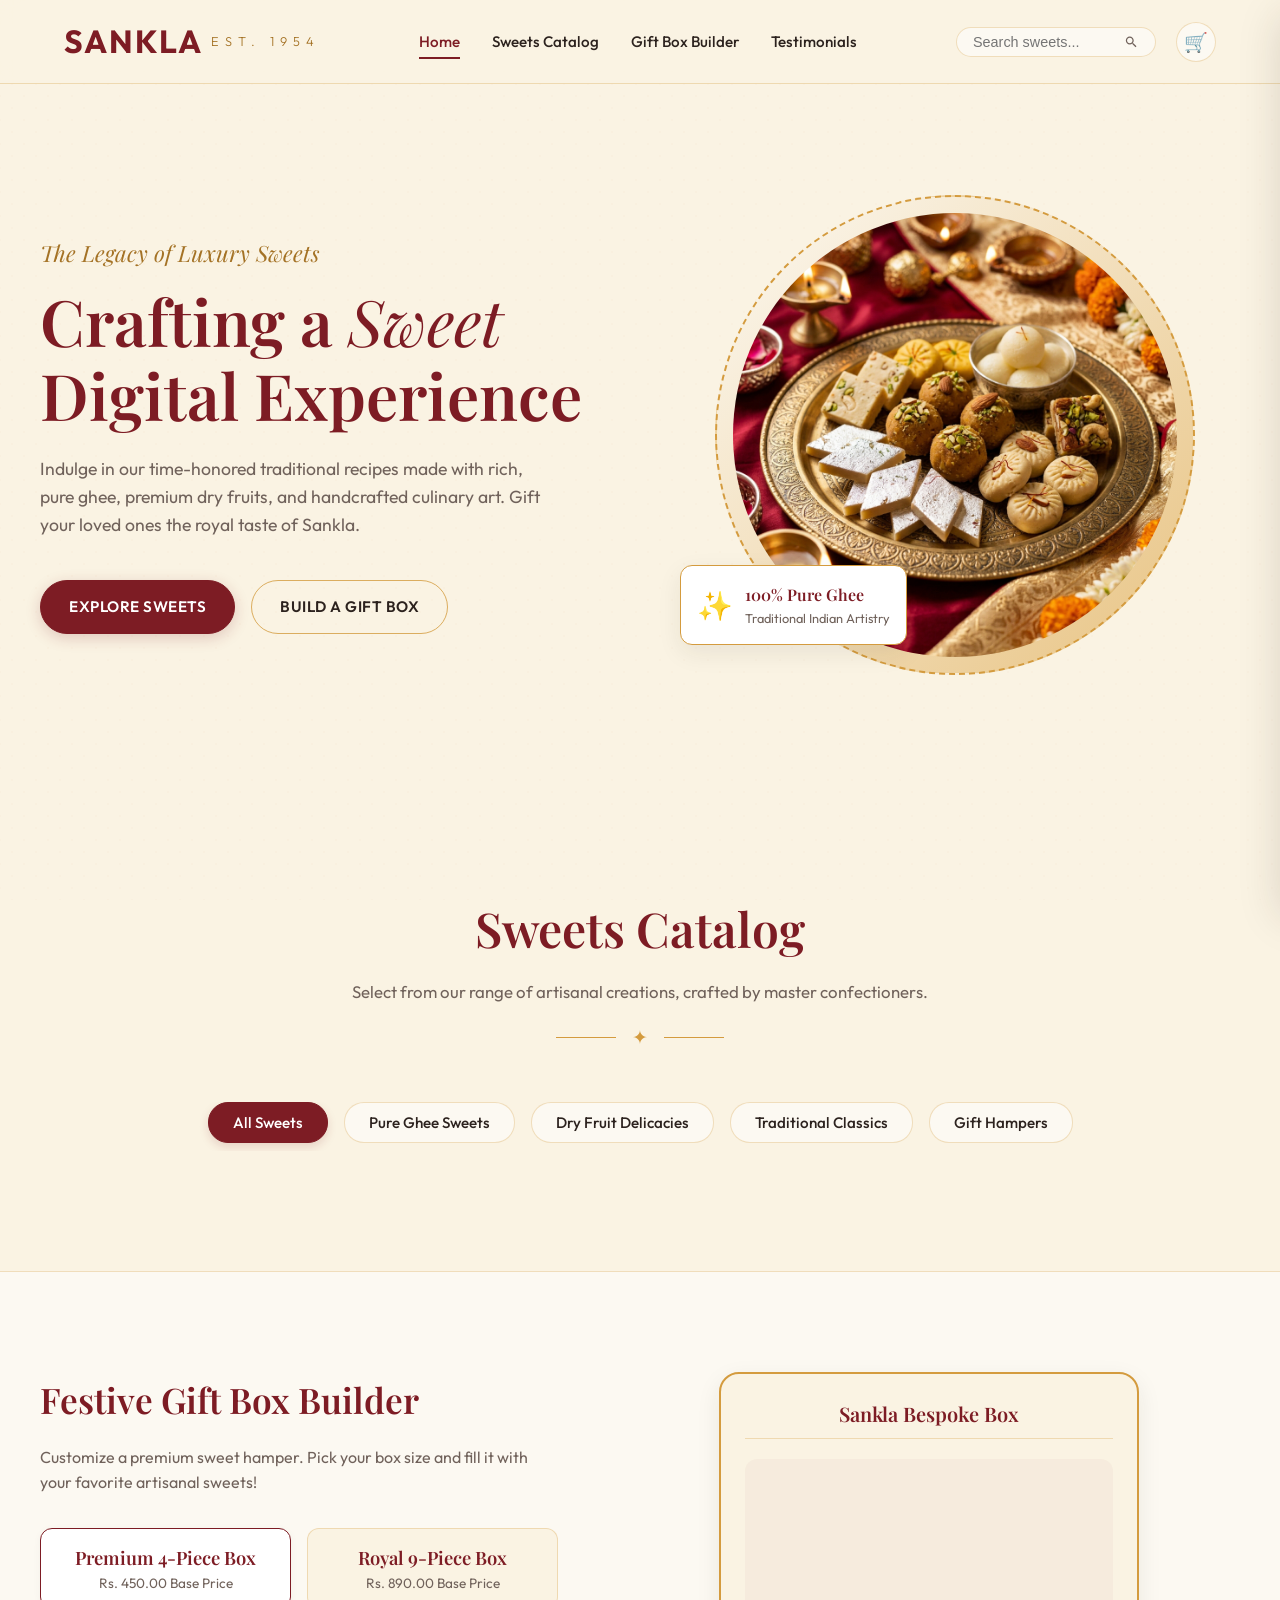
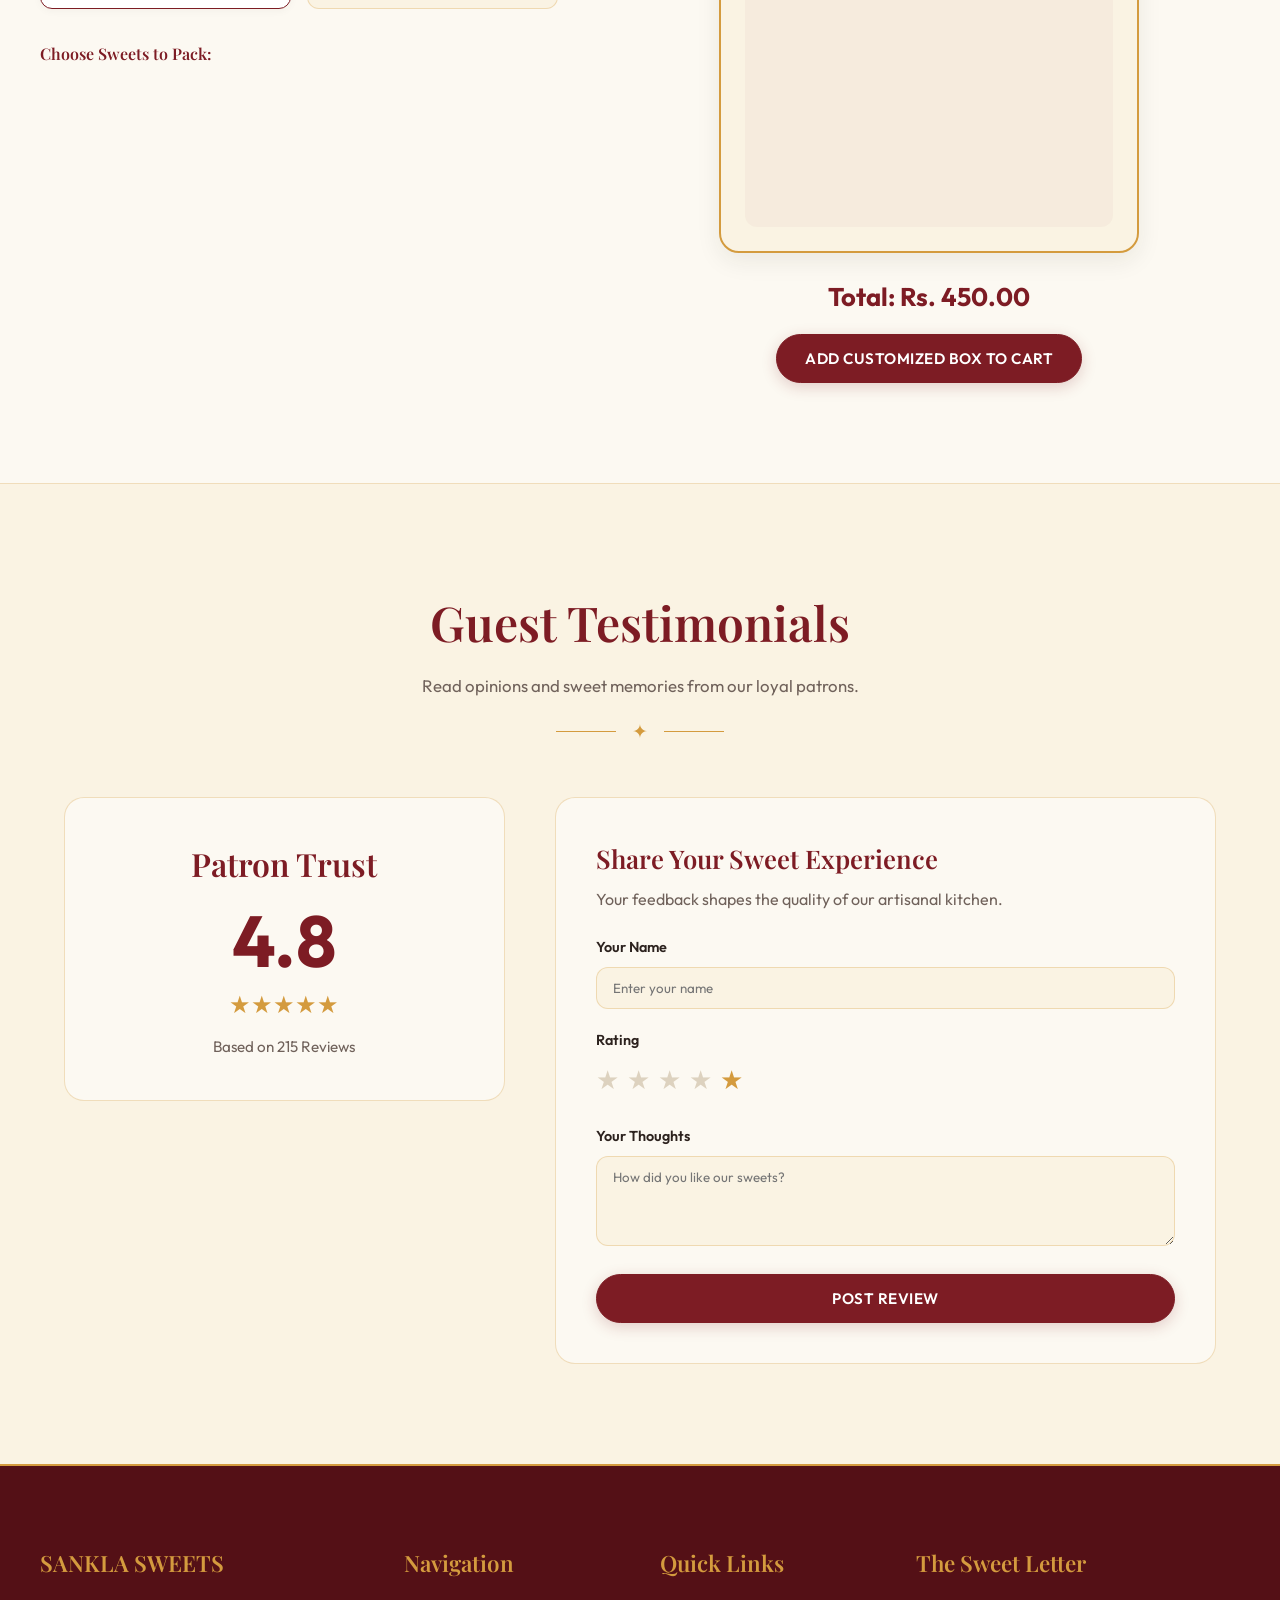
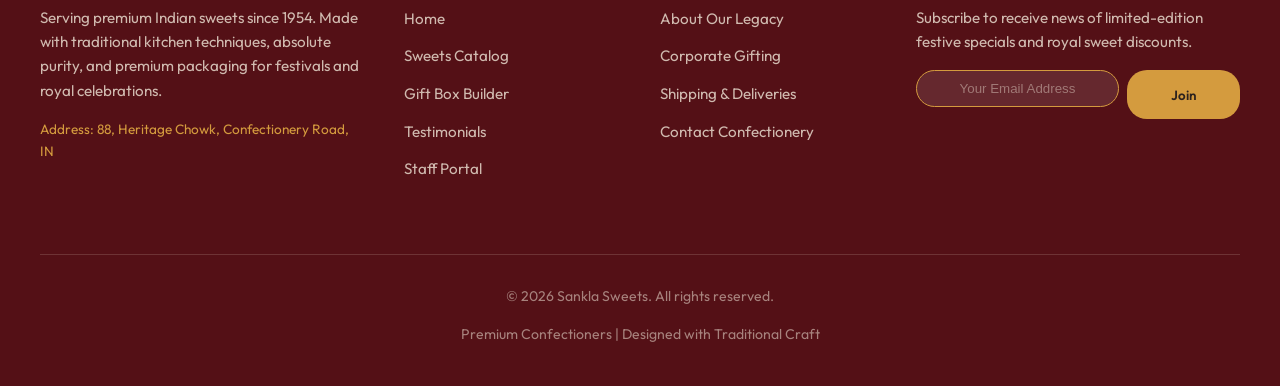
<file: index.html>
<!DOCTYPE html>
<html lang="en">
<head>
  <meta charset="UTF-8">
  <meta name="viewport" content="width=device-width, initial-scale=1.0">
  <title>Sankla | Premium Handcrafted Indian Sweets</title>
  <meta name="description" content="Discover Sankla's exquisite collection of traditional Indian sweets. Handcrafted with premium ingredients, royal recipes, and elegant presentation.">
  <link rel="stylesheet" href="style.css">
  <link rel="icon" type="image/png" href="assets/favicon.png">
</head>
<body>
  
  <div class="bg-pattern"></div>

  <!-- Header Navigation -->
  <header id="main-header">
    <div class="nav-container">
      <!-- Hamburger menu trigger for mobile -->
      <button class="btn-icon" id="mobile-menu-trigger" aria-label="Open Menu" style="order: -1;">
        <span>☰</span>
      </button>

      <a href="#" class="brand-logo" id="nav-brand">
        SANKLA
        <span>Est. 1954</span>
      </a>
      
      <div class="nav-links-overlay" id="nav-overlay"></div>
      <ul class="nav-links" id="nav-menu">
        <button class="btn-close-menu" id="mobile-menu-close" aria-label="Close Menu">×</button>
        <!-- Mobile specific search input -->
        <li class="mobile-search-item">
          <div class="search-bar mobile-only-search">
            <input type="text" id="mobile-search-input" placeholder="Search sweets...">
            <svg viewBox="0 0 24 24"><path d="M15.5 14h-.79l-.28-.27C15.41 12.59 16 11.11 16 9.5 16 5.91 13.09 3 9.5 3S3 5.91 3 9.5 5.91 16 9.5 16c1.61 0 3.09-.59 4.23-1.57l.27.28v.79l5 4.99L20.49 19l-4.99-5zm-6 0C7.01 14 5 11.99 5 9.5S7.01 5 9.5 5 14 7.01 14 9.5 11.99 14 9.5 14z"/></svg>
          </div>
        </li>
        <li><a href="#" class="active" data-section="home">Home</a></li>
        <li><a href="#catalog" data-section="catalog">Sweets Catalog</a></li>
        <li><a href="#gift-builder" data-section="builder">Gift Box Builder</a></li>
        <li><a href="#reviews" data-section="reviews">Testimonials</a></li>
      </ul>
      
      <div class="nav-actions">
        <div class="search-bar desktop-only-search">
          <input type="text" id="search-input" placeholder="Search sweets...">
          <svg viewBox="0 0 24 24"><path d="M15.5 14h-.79l-.28-.27C15.41 12.59 16 11.11 16 9.5 16 5.91 13.09 3 9.5 3S3 5.91 3 9.5 5.91 16 9.5 16c1.61 0 3.09-.59 4.23-1.57l.27.28v.79l5 4.99L20.49 19l-4.99-5zm-6 0C7.01 14 5 11.99 5 9.5S7.01 5 9.5 5 14 7.01 14 9.5 11.99 14 9.5 14z"/></svg>
        </div>
        
        <button class="btn-icon" id="cart-trigger" aria-label="Open Cart">
          <span>🛒</span>
          <div class="badge" id="cart-badge" style="display: none;">0</div>
        </button>
      </div>
    </div>
  </header>

  <!-- Hero Section -->
  <section class="hero" id="home">
    <div class="hero-container">
      <div class="hero-content">
        <div class="hero-subtitle">The Legacy of Luxury Sweets</div>
        <h1 class="hero-title">Crafting a <span>Sweet</span> Digital Experience</h1>
        <p class="hero-desc">Indulge in our time-honored traditional recipes made with rich, pure ghee, premium dry fruits, and handcrafted culinary art. Gift your loved ones the royal taste of Sankla.</p>
        <div class="hero-btns">
          <a href="#catalog" class="btn btn-primary">Explore Sweets</a>
          <a href="#gift-builder" class="btn btn-secondary">Build a Gift Box</a>
        </div>
      </div>
      
      <div class="hero-showcase">
        <div class="hero-image-wrapper">
          <img src="assets/hero_sweets.png" alt="Sankla Premium Sweet Assortment">
        </div>
        
        <div class="hero-badge">
          <div class="icon">✨</div>
          <div class="text">
            <h4>100% Pure Ghee</h4>
            <p>Traditional Indian Artistry</p>
          </div>
        </div>
      </div>
    </div>
  </section>

  <!-- Catalog Section -->
  <section class="catalog-section" id="catalog">
    <div class="section-header">
      <h2>Sweets Catalog</h2>
      <p>Select from our range of artisanal creations, crafted by master confectioners.</p>
      <div class="ornament-divider">
        <span>✦</span>
      </div>
    </div>

    <!-- Category Filters -->
    <div class="categories-container" id="category-filters">
      <button class="category-tab active" data-category="all">All Sweets</button>
      <button class="category-tab" data-category="ghee">Pure Ghee Sweets</button>
      <button class="category-tab" data-category="dry-fruits">Dry Fruit Delicacies</button>
      <button class="category-tab" data-category="traditional">Traditional Classics</button>
      <button class="category-tab" data-category="boxes">Gift Hampers</button>
    </div>

    <!-- Products Grid -->
    <div class="products-grid" id="products-grid-container">
      <!-- Injected dynamically by app.js -->
    </div>
  </section>

  <!-- Gift Box Builder Section -->
  <section class="builder-section" id="gift-builder">
    <div class="builder-container">
      <div class="builder-settings">
        <h3>Festive Gift Box Builder</h3>
        <p class="subtitle">Customize a premium sweet hamper. Pick your box size and fill it with your favorite artisanal sweets!</p>
        
        <div class="box-size-selectors">
          <button class="size-option active" data-size="4" id="btn-size-4">
            <h4>Premium 4-Piece Box</h4>
            <p>Rs. 450.00 Base Price</p>
          </button>
          <button class="size-option" data-size="9" id="btn-size-9">
            <h4>Royal 9-Piece Box</h4>
            <p>Rs. 890.00 Base Price</p>
          </button>
        </div>

        <div class="builder-sweets-header">
          <h4 style="margin-bottom: 12px; color: var(--primary);">Choose Sweets to Pack:</h4>
        </div>
        <div class="builder-sweets-list" id="builder-sweets-selector">
          <!-- Injected dynamically by app.js -->
        </div>
      </div>

      <div class="builder-visualizer">
        <div class="box-packaging-visual">
          <div class="box-title font-serif">Sankla Bespoke Box</div>
          <div class="box-grid grid-4" id="builder-box-grid">
            <!-- Compartments dynamically built based on size -->
          </div>
        </div>

        <div class="box-summary">
          <div class="box-price-total" id="builder-box-total">Total: Rs. 450.00</div>
          <button class="btn btn-primary" id="btn-add-box-to-cart">Add Customized Box to Cart</button>
        </div>
      </div>
    </div>
  </section>

  <!-- Testimonials & Reviews Section -->
  <section class="customer-reviews-section" id="reviews">
    <div class="section-header">
      <h2>Guest Testimonials</h2>
      <p>Read opinions and sweet memories from our loyal patrons.</p>
      <div class="ornament-divider">
        <span>✦</span>
      </div>
    </div>

    <div class="reviews-container">
      <!-- Ratings breakdown -->
      <div class="reviews-aggregate">
        <h3>Patron Trust</h3>
        <div class="rating-huge" id="aggregate-rating-val">4.8</div>
        <div class="rating-huge-stars" id="aggregate-stars">★★★★★</div>
        <p class="rating-total-count" id="aggregate-total-count">Based on 215 Reviews</p>
      </div>

      <!-- Write a Review & Review list -->
      <div class="reviews-write-box">
        <h4>Share Your Sweet Experience</h4>
        <p>Your feedback shapes the quality of our artisanal kitchen.</p>
        
        <form id="review-form">
          <div class="form-group">
            <label for="review-name">Your Name</label>
            <input type="text" id="review-name" class="form-control" placeholder="Enter your name" required>
          </div>
          
          <div class="form-group">
            <label>Rating</label>
            <div class="star-input" id="review-star-input">
              <span data-star="1">★</span>
              <span data-star="2">★</span>
              <span data-star="3">★</span>
              <span data-star="4">★</span>
              <span data-star="5" class="active">★</span>
            </div>
          </div>
          
          <div class="form-group">
            <label for="review-comment">Your Thoughts</label>
            <textarea id="review-comment" class="form-control" rows="4" placeholder="How did you like our sweets?" required></textarea>
          </div>
          
          <button type="submit" class="btn btn-primary" style="width: 100%;">Post Review</button>
        </form>
      </div>
    </div>
  </section>

  <!-- Product Detail Drawer Modal (Designed similar to Dribbble showcase) -->
  <div class="detail-modal" id="product-detail-modal">
    <div class="detail-backdrop" id="detail-modal-close-trigger"></div>
    <div class="detail-container">
      <button class="btn-close-modal" id="detail-modal-close-btn" aria-label="Close modal">×</button>
      
      <div class="detail-scroll-wrapper">
        <div class="detail-layout">
          
          <!-- Left Pane (Matches image description pane) -->
          <div class="detail-left-pane">
            <div class="detail-breadcrumbs" id="detail-breadcrumbs">Sankla &gt; Sweets &gt; Badam Halwa</div>
            <h2 class="detail-title" id="detail-title">Badam Halwa</h2>
            
            <div class="detail-pricing-box">
              <div class="detail-price" id="detail-price">Rs. 720.00</div>
              <div class="detail-rating-summary">
                <span class="stars" id="detail-rating-stars">★★★★★</span>
                <span class="text" id="detail-rating-text">(4.8 / 5.0 Rating)</span>
              </div>
            </div>

            <!-- Dribbble-style description ornament -->
            <div class="detail-desc-box ornament-border">
              <h4>Description</h4>
              <p class="detail-desc-text" id="detail-desc-content">
                Badam Halwa is a rich, decadent, nutty South Indian style melt-in-the-mouth halwa made mainly with 3 ingredients - blanched almonds, ghee (clarified butter) and sugar. This badam halwa recipe will make for one of the best almond halwas. It will surely remind you of the badam halwa that one gets in the South Indian sweets shops.
              </p>
            </div>

            <!-- Dribbble-style Related products "YOU MAY ALSO LIKE IT" -->
            <div class="related-section">
              <div class="related-header">You May Also Like It</div>
              <div class="related-slider" id="detail-related-container">
                <!-- Related cards injected dynamically -->
              </div>
            </div>
          </div>

          <!-- Right Pane (Image show, purchase actions, and reviews list) -->
          <div class="detail-right-pane">
            <div class="detail-image-showcase">
              <img id="detail-main-img" src="assets/badam_halwa.png" alt="Badam Halwa Detail Image">
            </div>

            <div class="detail-buy-box">
              <div class="qty-selector">
                <span class="qty-label">Quantity:</span>
                <div class="qty-controls">
                  <button class="qty-btn" id="qty-minus">-</button>
                  <div class="qty-value" id="qty-val">1</div>
                  <button class="qty-btn" id="qty-plus">+</button>
                </div>
              </div>
              <button class="btn btn-primary" id="detail-add-to-cart-btn" style="width: 100%;">Add to Shopping Cart</button>
            </div>

            <div class="detail-reviews">
              <div class="detail-reviews-header">
                <h4>Recent Reviews</h4>
              </div>
              <div class="reviews-list-compact" id="detail-reviews-list">
                <!-- Compact reviews list injected dynamically -->
              </div>
            </div>

          </div>
        </div>
      </div>

    </div>
  </div>

  <!-- Cart Drawer Slide-out -->
  <div class="cart-overlay" id="cart-overlay"></div>
  <div class="cart-drawer" id="cart-drawer">
    <div class="cart-header">
      <h3>Your Sweet Order</h3>
      <button id="cart-close-btn" style="font-size: 1.5rem; color: var(--text-dark);">×</button>
    </div>
    
    <div class="cart-items" id="cart-items-container">
      <!-- Cart items injected dynamically -->
    </div>
    
    <div class="cart-footer">
      <div class="cart-summary-row">
        <span>Cart Items:</span>
        <span id="cart-summary-qty">0 items</span>
      </div>
      <div class="cart-summary-row total">
        <span>Order Total:</span>
        <span id="cart-summary-total">Rs. 0.00</span>
      </div>
      <button class="btn btn-primary" id="btn-checkout" style="width: 100%;">Confirm and Place Order</button>
    </div>
  </div>

  <!-- Toast Notification System -->
  <div class="toast-container" id="toast-container"></div>

  <!-- Checkout Success Splash Screen -->
  <div class="checkout-overlay" id="checkout-overlay">
    <div class="checkout-success-box">
      <h2>Order Confirmed!</h2>
      <p>Thank you for choosing Sankla Sweets. We are hand-packing your delicious selections now, freshly made with pure ghee and festive love. Your delivery details will arrive via email shortly.</p>
      <button class="btn btn-secondary" id="checkout-success-close-btn" style="background-color: var(--accent); color: var(--text-dark); border: none;">Shop More Sweets</button>
    </div>
  </div>

  <!-- Footer -->
  <footer>
    <div class="footer-container">
      <div class="footer-col">
        <h4 class="font-serif">SANKLA SWEETS</h4>
        <p>Serving premium Indian sweets since 1954. Made with traditional kitchen techniques, absolute purity, and premium packaging for festivals and royal celebrations.</p>
        <p style="font-size: 0.85rem; color: var(--accent);">Address: 88, Heritage Chowk, Confectionery Road, IN</p>
      </div>
      
      <div class="footer-col">
        <h4>Navigation</h4>
        <ul class="footer-links">
          <li><a href="#home">Home</a></li>
          <li><a href="#catalog">Sweets Catalog</a></li>
          <li><a href="#gift-builder">Gift Box Builder</a></li>
          <li><a href="#reviews">Testimonials</a></li>
          <li><a href="admin/index.html" id="btn-admin-portal">Staff Portal</a></li>
        </ul>
      </div>

      <div class="footer-col">
        <h4>Quick Links</h4>
        <ul class="footer-links">
          <li><a href="#">About Our Legacy</a></li>
          <li><a href="#">Corporate Gifting</a></li>
          <li><a href="#">Shipping & Deliveries</a></li>
          <li><a href="#">Contact Confectionery</a></li>
        </ul>
      </div>

      <div class="footer-col">
        <h4>The Sweet Letter</h4>
        <p>Subscribe to receive news of limited-edition festive specials and royal sweet discounts.</p>
        <form class="newsletter-form" id="newsletter-form">
          <input type="email" placeholder="Your Email Address" required>
          <button type="submit">Join</button>
        </form>
      </div>
    </div>
    
    <div class="footer-bottom">
      <p>&copy; 2026 Sankla Sweets. All rights reserved.</p>
      <p>Premium Confectioners | Designed with Traditional Craft</p>
    </div>
  </footer>

  <script src="app.js"></script>
</body>
</html>
</file>
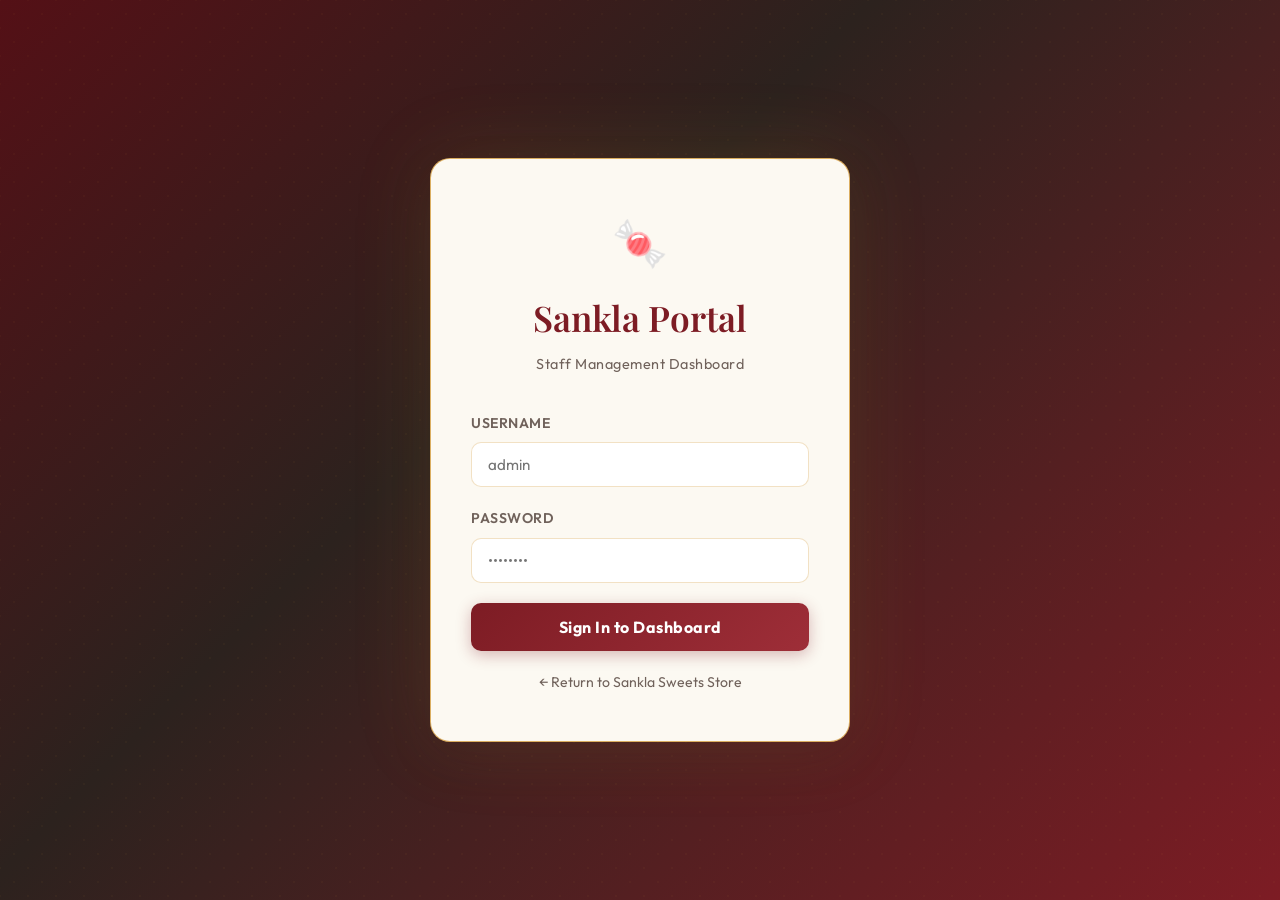
<file: admin/index.html>
<!DOCTYPE html>
<html lang="en">
<head>
  <meta charset="UTF-8">
  <meta name="viewport" content="width=device-width, initial-scale=1.0">
  <title>Sankla Admin Portal | Staff Dashboard</title>
  <meta name="robots" content="noindex, nofollow">
  <link rel="icon" type="image/png" href="../assets/favicon.png">
  <link rel="preconnect" href="https://fonts.googleapis.com">
  <link rel="stylesheet" href="https://fonts.googleapis.com/css2?family=Outfit:wght@300;400;500;600;700&family=Playfair+Display:ital,wght@0,400;0,600;0,700;1,400&display=swap">
  <link rel="stylesheet" href="style.css">
</head>
<body>

  <!-- Login Screen -->
  <div id="login-screen" class="login-screen">
    <div class="login-bg-pattern"></div>
    <div class="login-card">
      <div class="login-brand">
        <div class="brand-icon">🍬</div>
        <h1 class="font-serif">Sankla Portal</h1>
        <p>Staff Management Dashboard</p>
      </div>
      <div id="login-error" class="login-error" style="display:none;">Invalid credentials. Please try again.</div>
      <form id="login-form">
        <div class="form-group">
          <label for="username">Username</label>
          <input type="text" id="username" class="form-control" placeholder="admin" required autocomplete="username">
        </div>
        <div class="form-group">
          <label for="password">Password</label>
          <input type="password" id="password" class="form-control" placeholder="••••••••" required autocomplete="current-password">
        </div>
        <button type="submit" class="btn-login" id="btn-login">Sign In to Dashboard</button>
      </form>
      <a href="../index.html" class="back-link">← Return to Sankla Sweets Store</a>
    </div>
  </div>

  <!-- Dashboard -->
  <div id="dashboard" class="dashboard" style="display:none;">
    
    <!-- Top Navigation Bar -->
    <header class="dash-header">
      <div class="dash-header-left">
        <button class="btn-sidebar-toggle" id="btn-sidebar-toggle" aria-label="Toggle Sidebar">☰</button>
        <div class="dash-brand font-serif">Sankla Admin</div>
      </div>
      <div class="dash-header-right">
        <span class="dash-welcome">Welcome, <strong>Admin</strong></span>
        <span class="badge-active">● Active</span>
        <button class="btn-logout" id="btn-logout">Sign Out</button>
        <a href="../index.html" class="btn-view-store">View Store</a>
      </div>
    </header>

    <div class="dash-layout">
      <!-- Sidebar -->
      <aside class="dash-sidebar" id="dash-sidebar">
        <nav class="dash-nav">
          <button class="nav-item active" data-tab="dashboard" id="nav-dashboard">
            <span class="nav-icon">📊</span>
            <span class="nav-label">Dashboard</span>
          </button>
          <button class="nav-item" data-tab="products" id="nav-products">
            <span class="nav-icon">🍬</span>
            <span class="nav-label">Products</span>
          </button>
          <button class="nav-item" data-tab="orders" id="nav-orders">
            <span class="nav-icon">📦</span>
            <span class="nav-label">Orders</span>
          </button>
          <button class="nav-item" data-tab="reviews" id="nav-reviews">
            <span class="nav-icon">💬</span>
            <span class="nav-label">Reviews</span>
          </button>
          <button class="nav-item" data-tab="inventory" id="nav-inventory">
            <span class="nav-icon">📋</span>
            <span class="nav-label">Inventory</span>
            <span class="nav-badge" id="nav-low-stock-badge" style="display:none;">!</span>
          </button>
        </nav>
      </aside>

      <!-- Main Content -->
      <main class="dash-main">

        <!-- ========== DASHBOARD TAB ========== -->
        <section class="tab-pane active" id="tab-dashboard">
          <div class="page-header">
            <h2 class="font-serif">Performance Overview</h2>
            <p>Real-time metrics from the Sankla Sweets storefront.</p>
          </div>

          <div class="stats-grid">
            <div class="stats-card revenue">
              <div class="stats-icon">💰</div>
              <div class="stats-body">
                <div class="stats-label">Total Revenue</div>
                <div class="stats-value" id="stat-revenue">Rs. 0.00</div>
                <div class="stats-sub">From completed orders</div>
              </div>
            </div>
            <div class="stats-card orders">
              <div class="stats-icon">📦</div>
              <div class="stats-body">
                <div class="stats-label">Total Orders</div>
                <div class="stats-value" id="stat-orders">0</div>
                <div class="stats-sub">All checkouts recorded</div>
              </div>
            </div>
            <div class="stats-card products">
              <div class="stats-icon">🍬</div>
              <div class="stats-body">
                <div class="stats-label">Active Products</div>
                <div class="stats-value" id="stat-products">0</div>
                <div class="stats-sub">Sweets in the catalog</div>
              </div>
            </div>
            <div class="stats-card rating">
              <div class="stats-icon">⭐</div>
              <div class="stats-body">
                <div class="stats-label">Average Rating</div>
                <div class="stats-value" id="stat-rating">5.0 ★</div>
                <div class="stats-sub">Based on all reviews</div>
              </div>
            </div>
            <div class="stats-card low-stock">
              <div class="stats-icon">⚠️</div>
              <div class="stats-body">
                <div class="stats-label">Low Stock Items</div>
                <div class="stats-value" id="stat-low-stock">0</div>
                <div class="stats-sub">Products with ≤ 10 kg</div>
              </div>
            </div>
          </div>

          <!-- Low Stock Alert Banner -->
          <div class="low-stock-alert" id="low-stock-alert" style="display:none;">
            <div class="low-stock-alert-icon">⚠️</div>
            <div class="low-stock-alert-body">
              <strong>Low Stock Warning</strong>
              <span id="low-stock-alert-text">Some products are running low. Check Inventory tab.</span>
            </div>
            <button class="btn-link" onclick="switchTab('inventory')" style="color:#fff; font-weight:700;">View Inventory →</button>
          </div>

          <div class="welcome-banner">
            <div class="welcome-icon font-serif">✦</div>
            <div>
              <h3 class="font-serif">Welcome to the Confectionery Dashboard</h3>
              <p>Use the sidebar to manage the sweets catalog, process customer orders, and moderate patron reviews. All changes sync with the storefront instantly via localStorage.</p>
            </div>
          </div>

          <!-- Recent Orders Preview -->
          <div class="section-card" style="margin-top: 32px;">
            <div class="section-card-header">
              <h4 class="font-serif">Recent Orders</h4>
              <button class="btn-link" onclick="switchTab('orders')">View All →</button>
            </div>
            <div class="table-wrapper">
              <table class="data-table">
                <thead>
                  <tr>
                    <th>Order ID</th>
                    <th>Date</th>
                    <th>Items</th>
                    <th>Total</th>
                    <th>Status</th>
                  </tr>
                </thead>
                <tbody id="recent-orders-tbody">
                  <tr><td colspan="5" class="empty-state">No orders yet.</td></tr>
                </tbody>
              </table>
            </div>
          </div>
        </section>

        <!-- ========== PRODUCTS TAB ========== -->
        <section class="tab-pane" id="tab-products">
          <div class="page-header">
            <div>
              <h2 class="font-serif">Sweets Catalog</h2>
              <p>Add, edit, or remove sweets from the storefront.</p>
            </div>
            <button class="btn-primary" id="btn-add-product">+ Add Sweet</button>
          </div>

          <div class="section-card">
            <div class="table-wrapper">
              <table class="data-table" id="products-table">
                <thead>
                  <tr>
                    <th>Image</th>
                    <th>Sweet Name</th>
                    <th>Category</th>
                    <th>Price</th>
                    <th>Stock</th>
                    <th>Rating</th>
                    <th>Actions</th>
                  </tr>
                </thead>
                <tbody id="products-tbody">
                  <tr><td colspan="7" class="empty-state">Loading products...</td></tr>
                </tbody>
              </table>
            </div>
          </div>
        </section>

        <!-- ========== ORDERS TAB ========== -->
        <section class="tab-pane" id="tab-orders">
          <div class="page-header">
            <div>
              <h2 class="font-serif">Customer Orders</h2>
              <p>Manage and update the status of incoming delivery orders.</p>
            </div>
          </div>

          <div class="section-card">
            <div class="table-wrapper">
              <table class="data-table">
                <thead>
                  <tr>
                    <th>Order ID</th>
                    <th>Date & Time</th>
                    <th>Items</th>
                    <th>Total</th>
                    <th>Status</th>
                    <th>Action</th>
                  </tr>
                </thead>
                <tbody id="orders-tbody">
                  <tr><td colspan="6" class="empty-state">No orders recorded yet.</td></tr>
                </tbody>
              </table>
            </div>
          </div>
        </section>

        <!-- ========== REVIEWS TAB ========== -->
        <section class="tab-pane" id="tab-reviews">
          <div class="page-header">
            <div>
              <h2 class="font-serif">Review Moderation</h2>
              <p>Manage patron testimonials and product reviews.</p>
            </div>
          </div>

          <div class="section-card">
            <div class="table-wrapper">
              <table class="data-table">
                <thead>
                  <tr>
                    <th>Type</th>
                    <th>Author</th>
                    <th>Rating</th>
                    <th>Comment</th>
                    <th>Action</th>
                  </tr>
                </thead>
                <tbody id="reviews-tbody">
                  <tr><td colspan="5" class="empty-state">No reviews posted yet.</td></tr>
                </tbody>
              </table>
            </div>
          </div>
        </section>

        <!-- ========== INVENTORY TAB ========== -->
        <section class="tab-pane" id="tab-inventory">
          <div class="page-header">
            <div>
              <h2 class="font-serif">Stock Inventory</h2>
              <p>Monitor and update available stock quantities for each product.</p>
            </div>
            <div style="display:flex; gap:12px; align-items:center;">
              <div class="inv-legend">
                <span class="stock-dot in-stock"></span>In Stock
                <span class="stock-dot low-stock" style="margin-left:12px;"></span>Low Stock
                <span class="stock-dot out-of-stock" style="margin-left:12px;"></span>Out of Stock
              </div>
            </div>
          </div>

          <!-- Inventory Summary Cards -->
          <div class="inv-summary-row" id="inv-summary-row"></div>

          <!-- Inventory Table -->
          <div class="section-card" style="margin-top:24px;">
            <div class="section-card-header">
              <h4 class="font-serif">All Products — Stock Status</h4>
              <div style="display:flex; gap:8px;">
                <input type="text" id="inv-search" class="form-control" style="width:200px; padding:8px 12px; font-size:0.85rem;" placeholder="Search products...">
              </div>
            </div>
            <div class="table-wrapper">
              <table class="data-table">
                <thead>
                  <tr>
                    <th>Product</th>
                    <th>Category</th>
                    <th>Price</th>
                    <th>Stock Level</th>
                    <th style="width:180px;">Quantity</th>
                    <th>Update</th>
                  </tr>
                </thead>
                <tbody id="inventory-tbody">
                  <tr><td colspan="6" class="empty-state">Loading inventory...</td></tr>
                </tbody>
              </table>
            </div>
          </div>
        </section>

      </main>
    </div>
  </div>

  <!-- Add/Edit Product Modal -->
  <div class="modal-overlay" id="product-modal" style="display:none;">
    <div class="modal-box">
      <div class="modal-header">
        <h3 class="font-serif" id="product-modal-title">Add New Sweet</h3>
        <button class="btn-close-modal" id="btn-close-product-modal">×</button>
      </div>
      <form id="product-form">
        <input type="hidden" id="product-id">
        <div class="form-group">
          <label for="product-title">Sweet Name</label>
          <input type="text" id="product-title" class="form-control" required placeholder="e.g. Dry Fruit Halwa">
        </div>
        <div class="form-row">
          <div class="form-group">
            <label for="product-category">Category</label>
            <select id="product-category" class="form-control" required>
              <option value="ghee">Pure Ghee Sweets</option>
              <option value="dry-fruits">Dry Fruit Delicacies</option>
              <option value="traditional">Traditional Classics</option>
              <option value="boxes">Gift Hampers</option>
            </select>
          </div>
          <div class="form-group">
            <label for="product-price">Price (Rs.)</label>
            <input type="number" id="product-price" class="form-control" step="0.01" min="1" required placeholder="e.g. 450.00">
          </div>
          <div class="form-group">
            <label for="product-stock">Stock (kg)</label>
            <input type="number" id="product-stock" class="form-control" min="0" value="50" required placeholder="e.g. 50">
          </div>
        </div>
        <div class="form-group">
          <label for="product-img-select">Image Asset</label>
          <select id="product-img-select" class="form-control">
            <option value="../assets/mysore_pak.png">Mysore Pak</option>
            <option value="../assets/pootharekulu.png">Pootharekulu</option>
            <option value="../assets/kaju_pista_roll.png">Kaju Pista Roll</option>
            <option value="../assets/ariselu.png">Ariselu</option>
            <option value="../assets/kaju_anjeer_roll.png">Kaju Anjeer Roll</option>
            <option value="../assets/kalakand.png">Kalakand</option>
            <option value="../assets/sunnundalu.png">Sunnundalu</option>
            <option value="../assets/badusha.png">Badusha</option>
            <option value="../assets/badam_halwa.png">Badam Halwa</option>
            <option value="../assets/kaju_katli.png">Kaju Katli</option>
            <option value="../assets/motichoor_laddu.png">Motichoor Laddu</option>
            <option value="../assets/gift_box.png">Gift Box</option>
            <option value="../assets/hero_sweets.png">Hero Sweets Assortment</option>
          </select>
          <input type="text" id="product-img-custom" class="form-control" style="margin-top:8px;" placeholder="Or paste custom image URL...">
        </div>
        <div class="form-group">
          <label for="product-desc">Description</label>
          <textarea id="product-desc" class="form-control" rows="4" required placeholder="Describe the ingredients, texture, and preparation..."></textarea>
        </div>
        <button type="submit" class="btn-primary" style="width:100%;" id="btn-submit-product">Save Sweet</button>
      </form>
    </div>
  </div>

  <!-- Toast -->
  <div id="toast-container" class="toast-container"></div>

  <script src="app.js"></script>
</body>
</html>
</file>
<file: style.css>
@import url('https://fonts.googleapis.com/css2?family=Outfit:wght@300;400;500;600;700&family=Playfair+Display:ital,wght@0,400;0,600;0,700;1,400&display=swap');

:root {
  --primary: #7D1C24;
  --primary-light: #9E2E38;
  --primary-dark: #541016;
  --accent: #D49B3E;
  --accent-light: #E8C382;
  --accent-dark: #A47225;
  --bg-cream: #FAF3E3;
  --bg-paper: #FCF9F2;
  --bg-white: #FFFFFF;
  --text-dark: #2C221E;
  --text-muted: #70625B;
  --text-light: #FAF3E3;
  
  --border-gold: rgba(212, 155, 62, 0.3);
  --border-gold-solid: rgba(212, 155, 62, 0.8);
  --border-crimson: rgba(125, 28, 36, 0.15);
  
  --shadow-sm: 0 2px 8px rgba(44, 34, 30, 0.04);
  --shadow-md: 0 8px 24px rgba(44, 34, 30, 0.08);
  --shadow-lg: 0 16px 40px rgba(44, 34, 30, 0.15);
  
  --transition-smooth: all 0.4s cubic-bezier(0.16, 1, 0.3, 1);
  --transition-fast: all 0.2s ease-out;
}

/* Base Styles */
* {
  box-sizing: border-box;
  margin: 0;
  padding: 0;
}

body {
  font-family: 'Outfit', sans-serif;
  background-color: var(--bg-cream);
  color: var(--text-dark);
  line-height: 1.6;
  overflow-x: hidden;
}

h1, h2, h3, h4, .font-serif {
  font-family: 'Playfair Display', serif;
  font-weight: 600;
}

a {
  text-decoration: none;
  color: inherit;
  transition: var(--transition-fast);
}

button {
  font-family: 'Outfit', sans-serif;
  cursor: pointer;
  border: none;
  background: none;
  outline: none;
  transition: var(--transition-smooth);
}

/* Custom Scrollbar */
::-webkit-scrollbar {
  width: 8px;
  height: 8px;
}

::-webkit-scrollbar-track {
  background: var(--bg-cream);
}

::-webkit-scrollbar-thumb {
  background: var(--accent);
  border-radius: 4px;
}

::-webkit-scrollbar-thumb:hover {
  background: var(--primary);
}

/* Elegant Page Background Pattern */
.bg-pattern {
  position: absolute;
  top: 0;
  left: 0;
  width: 100%;
  height: 100%;
  opacity: 0.02;
  pointer-events: none;
  background-image: radial-gradient(var(--accent) 1px, transparent 0),
                    radial-gradient(var(--accent) 1px, transparent 0);
  background-size: 24px 24px;
  background-position: 0 0, 12px 12px;
  z-index: 0;
}

/* Traditional Double Border Ornament */
.ornament-border {
  border: 1px solid var(--accent);
  position: relative;
  padding: 8px;
  margin: 8px;
}
.ornament-border::before {
  content: '';
  position: absolute;
  top: 3px;
  left: 3px;
  right: 3px;
  bottom: 3px;
  border: 1px solid var(--accent);
  opacity: 0.4;
  pointer-events: none;
}

/* Header & Navigation */
header {
  position: fixed;
  top: 0;
  left: 0;
  width: 100%;
  z-index: 100;
  background-color: rgba(250, 243, 227, 0.9);
  backdrop-filter: blur(10px);
  border-bottom: 1px solid var(--border-gold);
  transition: var(--transition-smooth);
}

header.scrolled {
  padding: 8px 0;
  box-shadow: var(--shadow-sm);
  background-color: rgba(250, 243, 227, 0.95);
}

.nav-container {
  max-width: 1200px;
  margin: 0 auto;
  padding: 16px 24px;
  display: flex;
  justify-content: space-between;
  align-items: center;
}

.brand-logo {
  font-size: 2rem;
  letter-spacing: 2px;
  font-weight: 700;
  color: var(--primary);
  display: flex;
  align-items: center;
  gap: 8px;
}

.brand-logo span {
  font-size: 0.8rem;
  letter-spacing: 6px;
  display: block;
  font-family: 'Outfit', sans-serif;
  font-weight: 300;
  color: var(--accent-dark);
  text-transform: uppercase;
}

.nav-links {
  display: flex;
  gap: 32px;
  list-style: none;
}

.nav-links a {
  font-size: 0.95rem;
  font-weight: 500;
  color: var(--text-dark);
  position: relative;
  padding: 8px 0;
}

.nav-links a::after {
  content: '';
  position: absolute;
  bottom: 0;
  left: 0;
  width: 0;
  height: 2px;
  background-color: var(--primary);
  transition: var(--transition-smooth);
}

.nav-links a:hover, .nav-links a.active {
  color: var(--primary);
}

.nav-links a:hover::after, .nav-links a.active::after {
  width: 100%;
}

.nav-actions {
  display: flex;
  align-items: center;
  gap: 20px;
}

.search-bar {
  display: flex;
  align-items: center;
  background-color: var(--bg-paper);
  border: 1px solid var(--border-gold);
  border-radius: 20px;
  padding: 6px 16px;
  width: 200px;
  transition: var(--transition-smooth);
}

.search-bar:focus-within {
  width: 280px;
  border-color: var(--primary);
}

.search-bar input {
  border: none;
  background: none;
  outline: none;
  color: var(--text-dark);
  font-size: 0.9rem;
  width: 100%;
}

.search-bar svg {
  fill: var(--text-muted);
  width: 16px;
  height: 16px;
}

.btn-icon {
  position: relative;
  width: 40px;
  height: 40px;
  border-radius: 50%;
  background-color: var(--bg-paper);
  border: 1px solid var(--border-gold);
  display: flex;
  justify-content: center;
  align-items: center;
  color: var(--text-dark);
  font-size: 1.2rem;
}

.btn-icon:hover {
  background-color: var(--primary);
  color: var(--bg-white);
  border-color: var(--primary);
}

.badge {
  position: absolute;
  top: -4px;
  right: -4px;
  background-color: var(--primary);
  color: var(--bg-white);
  font-size: 0.75rem;
  font-weight: 700;
  width: 20px;
  height: 20px;
  border-radius: 50%;
  display: flex;
  justify-content: center;
  align-items: center;
  border: 2px solid var(--bg-cream);
  animation: popIn 0.3s cubic-bezier(0.175, 0.885, 0.32, 1.275);
}

/* Hero Section */
.hero {
  min-height: 90vh;
  display: flex;
  align-items: center;
  padding: 120px 24px 60px;
  position: relative;
  z-index: 1;
}

.hero-container {
  max-width: 1200px;
  margin: 0 auto;
  display: grid;
  grid-template-columns: 1fr 1fr;
  gap: 60px;
  align-items: center;
}

.hero-content {
  opacity: 0;
  transform: translateY(30px);
  animation: fadeInUp 0.8s forwards 0.2s;
}

.hero-subtitle {
  font-family: 'Playfair Display', serif;
  font-style: italic;
  font-size: 1.4rem;
  color: var(--accent-dark);
  margin-bottom: 12px;
}

.hero-title {
  font-size: 4rem;
  line-height: 1.15;
  color: var(--primary);
  margin-bottom: 24px;
}

.hero-title span {
  font-weight: 400;
  font-style: italic;
}

.hero-desc {
  font-size: 1.1rem;
  color: var(--text-muted);
  margin-bottom: 40px;
  max-width: 500px;
}

.hero-btns {
  display: flex;
  gap: 16px;
}

.btn {
  padding: 14px 28px;
  border-radius: 30px;
  font-weight: 600;
  font-size: 0.95rem;
  letter-spacing: 0.5px;
  text-transform: uppercase;
}

.btn-primary {
  background-color: var(--primary);
  color: var(--bg-white);
  border: 1px solid var(--primary);
  box-shadow: 0 4px 15px rgba(125, 28, 36, 0.2);
}

.btn-primary:hover {
  background-color: var(--primary-light);
  transform: translateY(-2px);
  box-shadow: 0 6px 20px rgba(125, 28, 36, 0.3);
}

.btn-secondary {
  border: 1px solid var(--border-gold-solid);
  color: var(--text-dark);
}

.btn-secondary:hover {
  background-color: var(--accent);
  color: var(--bg-white);
  border-color: var(--accent);
  transform: translateY(-2px);
}

.hero-showcase {
  position: relative;
  display: flex;
  justify-content: center;
  align-items: center;
  opacity: 0;
  transform: scale(0.95);
  animation: scaleIn 1s forwards 0.4s;
}

.hero-image-wrapper {
  position: relative;
  width: 480px;
  height: 480px;
  border-radius: 50%;
  background: linear-gradient(135deg, var(--bg-paper), var(--accent-light));
  padding: 16px;
  border: 2px dashed var(--accent);
  display: flex;
  justify-content: center;
  align-items: center;
  animation: rotateBorder 40s linear infinite;
}

.hero-image-wrapper img {
  width: 100%;
  height: 100%;
  object-fit: cover;
  border-radius: 50%;
  animation: rotateBorder 40s linear infinite reverse;
}

.hero-badge {
  position: absolute;
  bottom: 30px;
  left: 10px;
  background-color: var(--bg-white);
  border: 1px solid var(--accent);
  border-radius: 12px;
  padding: 16px;
  display: flex;
  align-items: center;
  gap: 12px;
  box-shadow: var(--shadow-md);
  z-index: 10;
  animation: bounceSlow 4s infinite ease-in-out;
}

.hero-badge .icon {
  font-size: 1.8rem;
}

.hero-badge .text h4 {
  font-size: 1rem;
  color: var(--primary);
}

.hero-badge .text p {
  font-size: 0.8rem;
  color: var(--text-muted);
}

/* Category Filter Section */
.catalog-section {
  max-width: 1200px;
  margin: 80px auto;
  padding: 0 24px;
}

.section-header {
  text-align: center;
  margin-bottom: 50px;
  position: relative;
}

.section-header h2 {
  font-size: 3rem;
  color: var(--primary);
  margin-bottom: 12px;
}

.section-header p {
  font-size: 1.05rem;
  color: var(--text-muted);
  max-width: 600px;
  margin: 0 auto;
}

.ornament-divider {
  display: flex;
  align-items: center;
  justify-content: center;
  gap: 16px;
  margin-top: 16px;
}

.ornament-divider::before, .ornament-divider::after {
  content: '';
  height: 1px;
  width: 60px;
  background-color: var(--accent);
}

.ornament-divider span {
  color: var(--accent);
  font-size: 1.2rem;
}

.categories-container {
  display: flex;
  justify-content: center;
  gap: 16px;
  margin-bottom: 40px;
  overflow-x: auto;
  padding-bottom: 8px;
}

.category-tab {
  padding: 10px 24px;
  border-radius: 20px;
  background-color: var(--bg-paper);
  border: 1px solid var(--border-gold);
  color: var(--text-dark);
  font-weight: 500;
  font-size: 0.95rem;
  white-space: nowrap;
}

.category-tab.active, .category-tab:hover {
  background-color: var(--primary);
  color: var(--bg-white);
  border-color: var(--primary);
  box-shadow: 0 4px 10px rgba(125, 28, 36, 0.15);
}

/* Product Cards Grid */
.products-grid {
  display: grid;
  grid-template-columns: repeat(auto-fill, minmax(270px, 1fr));
  gap: 32px;
}

.product-card {
  background-color: var(--bg-paper);
  border: 1px solid var(--border-gold);
  border-radius: 16px;
  overflow: hidden;
  transition: var(--transition-smooth);
  position: relative;
  display: flex;
  flex-direction: column;
}

.product-card:hover {
  transform: translateY(-8px);
  box-shadow: var(--shadow-md);
  border-color: var(--accent);
}

.product-img-container {
  height: 220px;
  overflow: hidden;
  position: relative;
  background-color: rgba(212, 155, 62, 0.05);
}

.product-img-container img {
  width: 100%;
  height: 100%;
  object-fit: cover;
  transition: var(--transition-smooth);
}

.product-card:hover .product-img-container img {
  transform: scale(1.08);
}

.product-badge {
  position: absolute;
  top: 16px;
  left: 16px;
  background-color: var(--accent);
  color: var(--bg-white);
  font-size: 0.75rem;
  font-weight: 600;
  padding: 4px 12px;
  border-radius: 12px;
  text-transform: uppercase;
}

.product-body {
  padding: 24px;
  display: flex;
  flex-direction: column;
  flex-grow: 1;
}

.product-rating {
  display: flex;
  align-items: center;
  gap: 4px;
  margin-bottom: 8px;
}

.star {
  color: var(--accent);
  font-size: 0.95rem;
}

.star-empty {
  color: #DDD2BF;
}

.rating-count {
  font-size: 0.8rem;
  color: var(--text-muted);
  margin-left: 4px;
}

.product-title {
  font-size: 1.4rem;
  color: var(--text-dark);
  margin-bottom: 8px;
  cursor: pointer;
}

.product-title:hover {
  color: var(--primary);
}

.product-desc {
  font-size: 0.88rem;
  color: var(--text-muted);
  margin-bottom: 20px;
  display: -webkit-box;
  -webkit-line-clamp: 2;
  -webkit-box-orient: vertical;
  overflow: hidden;
  text-overflow: ellipsis;
  flex-grow: 1;
}

.product-footer {
  display: flex;
  justify-content: space-between;
  align-items: center;
  margin-top: auto;
}

.product-price {
  font-size: 1.25rem;
  font-weight: 700;
  color: var(--primary);
}

.btn-add-cart {
  width: 40px;
  height: 40px;
  border-radius: 50%;
  background-color: var(--bg-cream);
  border: 1px solid var(--accent);
  color: var(--primary);
  display: flex;
  justify-content: center;
  align-items: center;
}

.btn-add-cart:hover {
  background-color: var(--primary);
  color: var(--bg-white);
  border-color: var(--primary);
  transform: rotate(90deg);
}

/* Custom Gift Box Builder Section */
.builder-section {
  background-color: var(--bg-paper);
  border-top: 1px solid var(--border-gold);
  border-bottom: 1px solid var(--border-gold);
  padding: 100px 24px;
  position: relative;
}

.builder-container {
  max-width: 1200px;
  margin: 0 auto;
  display: grid;
  grid-template-columns: 1fr 1.2fr;
  gap: 60px;
  align-items: start;
}

.builder-settings h3 {
  font-size: 2.2rem;
  color: var(--primary);
  margin-bottom: 16px;
}

.builder-settings .subtitle {
  color: var(--text-muted);
  margin-bottom: 32px;
}

.box-size-selectors {
  display: flex;
  gap: 16px;
  margin-bottom: 32px;
}

.size-option {
  flex: 1;
  background-color: var(--bg-cream);
  border: 1px solid var(--border-gold);
  border-radius: 12px;
  padding: 16px;
  text-align: center;
}

.size-option.active {
  border-color: var(--primary);
  background-color: var(--bg-white);
  box-shadow: var(--shadow-sm);
}

.size-option h4 {
  font-size: 1.15rem;
  color: var(--primary);
  margin-bottom: 4px;
}

.size-option p {
  font-size: 0.85rem;
  color: var(--text-muted);
}

.builder-sweets-list {
  display: grid;
  grid-template-columns: repeat(auto-fill, minmax(130px, 1fr));
  gap: 16px;
  margin-bottom: 40px;
}

.builder-sweet-item {
  background-color: var(--bg-cream);
  border: 1px solid var(--border-gold);
  border-radius: 12px;
  padding: 12px;
  text-align: center;
  cursor: pointer;
  transition: var(--transition-fast);
}

.builder-sweet-item:hover {
  border-color: var(--accent);
  background-color: var(--bg-white);
}

.builder-sweet-item img {
  width: 60px;
  height: 60px;
  object-fit: cover;
  border-radius: 50%;
  margin-bottom: 8px;
}

.builder-sweet-item h5 {
  font-size: 0.9rem;
  color: var(--text-dark);
}

.builder-sweet-item p {
  font-size: 0.8rem;
  color: var(--primary);
  font-weight: 600;
}

.builder-visualizer {
  display: flex;
  flex-direction: column;
  align-items: center;
}

.box-packaging-visual {
  width: 100%;
  max-width: 420px;
  background: var(--bg-cream);
  border: 2px solid var(--accent);
  border-radius: 20px;
  padding: 24px;
  box-shadow: var(--shadow-md);
  position: relative;
}

.box-title {
  text-align: center;
  font-size: 1.25rem;
  color: var(--primary);
  margin-bottom: 20px;
  border-bottom: 1px solid var(--border-gold);
  padding-bottom: 8px;
}

.box-grid {
  display: grid;
  gap: 16px;
  aspect-ratio: 1;
  background-color: rgba(125, 28, 36, 0.03);
  padding: 12px;
  border-radius: 12px;
}

.box-grid.grid-4 {
  grid-template-columns: repeat(2, 1fr);
  grid-template-rows: repeat(2, 1fr);
}

.box-grid.grid-9 {
  grid-template-columns: repeat(3, 1fr);
  grid-template-rows: repeat(3, 1fr);
}

.box-compartment {
  border: 2px dashed var(--accent-light);
  border-radius: 12px;
  background-color: var(--bg-paper);
  display: flex;
  flex-direction: column;
  justify-content: center;
  align-items: center;
  position: relative;
  overflow: hidden;
  transition: var(--transition-smooth);
}

.box-compartment.filled {
  border: 1px solid var(--border-gold);
  background-color: var(--bg-white);
}

.box-compartment .compartment-empty {
  font-size: 2rem;
  color: var(--accent-light);
}

.box-compartment img {
  width: 80%;
  height: 60%;
  object-fit: cover;
  border-radius: 50%;
  margin-bottom: 4px;
  animation: popIn 0.4s cubic-bezier(0.175, 0.885, 0.32, 1.275);
}

.box-compartment .item-name {
  font-size: 0.75rem;
  font-weight: 500;
  text-align: center;
  color: var(--text-dark);
}

.box-compartment .remove-item {
  position: absolute;
  top: 4px;
  right: 4px;
  background: var(--primary);
  color: var(--bg-white);
  border-radius: 50%;
  width: 18px;
  height: 18px;
  font-size: 0.65rem;
  display: flex;
  justify-content: center;
  align-items: center;
  opacity: 0;
  transition: var(--transition-fast);
}

.box-compartment:hover .remove-item {
  opacity: 1;
}

.box-summary {
  width: 100%;
  max-width: 420px;
  margin-top: 24px;
  text-align: center;
}

.box-price-total {
  font-size: 1.6rem;
  color: var(--primary);
  font-weight: 700;
  margin-bottom: 16px;
}

/* Detailed Product View (Matches Screenshot Page Design) */
.detail-modal {
  position: fixed;
  top: 0;
  left: 0;
  width: 100%;
  height: 100%;
  z-index: 1000;
  opacity: 0;
  pointer-events: none;
  transition: opacity 0.4s ease;
  display: flex;
  justify-content: center;
  align-items: center;
}

.detail-modal.active {
  opacity: 1;
  pointer-events: all;
}

.detail-backdrop {
  position: absolute;
  top: 0;
  left: 0;
  width: 100%;
  height: 100%;
  background-color: rgba(44, 34, 30, 0.6);
  backdrop-filter: blur(8px);
}

.detail-container {
  width: 92%;
  max-width: 1100px;
  height: 85vh;
  background-color: var(--bg-cream);
  border: 1px solid var(--accent);
  border-radius: 24px;
  z-index: 10;
  position: relative;
  box-shadow: var(--shadow-lg);
  overflow: hidden;
  transform: translateY(40px);
  transition: transform 0.5s cubic-bezier(0.16, 1, 0.3, 1);
  display: flex;
  flex-direction: column;
}

.detail-modal.active .detail-container {
  transform: translateY(0);
}

.btn-close-modal {
  position: absolute;
  top: 20px;
  right: 24px;
  width: 40px;
  height: 40px;
  border-radius: 50%;
  background-color: var(--bg-paper);
  border: 1px solid var(--border-gold);
  display: flex;
  justify-content: center;
  align-items: center;
  z-index: 20;
  font-size: 1.2rem;
  color: var(--text-dark);
}

.btn-close-modal:hover {
  background-color: var(--primary);
  color: var(--bg-white);
  border-color: var(--primary);
}

.detail-scroll-wrapper {
  overflow-y: auto;
  flex-grow: 1;
  padding: 40px;
}

/* Page Book/Spread Layout matching screenshot */
.detail-layout {
  display: grid;
  grid-template-columns: 1.1fr 0.9fr;
  gap: 50px;
  align-items: start;
}

.detail-left-pane {
  display: flex;
  flex-direction: column;
}

.detail-breadcrumbs {
  font-size: 0.85rem;
  letter-spacing: 1px;
  text-transform: uppercase;
  color: var(--accent-dark);
  margin-bottom: 24px;
}

.detail-title {
  font-size: 3.5rem;
  color: var(--primary);
  line-height: 1.1;
  margin-bottom: 16px;
}

.detail-pricing-box {
  display: flex;
  align-items: center;
  gap: 24px;
  margin-bottom: 32px;
}

.detail-price {
  font-size: 2rem;
  font-weight: 700;
  color: var(--primary);
}

.detail-rating-summary {
  display: flex;
  align-items: center;
  gap: 8px;
}

.detail-rating-summary .stars {
  color: var(--accent);
}

.detail-rating-summary .text {
  font-size: 0.9rem;
  color: var(--text-muted);
}

.detail-desc-box {
  border-top: 1px solid var(--border-gold);
  border-bottom: 1px solid var(--border-gold);
  padding: 30px 0;
  margin-bottom: 40px;
  position: relative;
}

.detail-desc-box h4 {
  font-size: 1.4rem;
  color: var(--accent-dark);
  margin-bottom: 12px;
  text-align: center;
  letter-spacing: 2px;
  text-transform: uppercase;
}

.detail-desc-text {
  font-size: 1.05rem;
  line-height: 1.75;
  color: var(--text-muted);
  text-align: justify;
  font-family: 'Outfit', sans-serif;
  font-weight: 300;
}

/* Related Products Horizontal Scroll - from screenshot */
.related-section {
  margin-top: 20px;
}

.related-header {
  font-size: 0.9rem;
  letter-spacing: 2px;
  text-transform: uppercase;
  color: var(--text-muted);
  margin-bottom: 20px;
  border-bottom: 1px solid var(--border-gold);
  padding-bottom: 8px;
}

.related-slider {
  display: flex;
  gap: 20px;
  overflow-x: auto;
  padding-bottom: 16px;
}

.related-card {
  min-width: 140px;
  flex: 0 0 140px;
  background-color: var(--bg-paper);
  border: 1px solid var(--border-gold);
  border-radius: 12px;
  padding: 12px;
  text-align: center;
  transition: var(--transition-fast);
}

.related-card:hover {
  border-color: var(--accent);
  transform: translateY(-4px);
}

.related-card img {
  width: 70px;
  height: 70px;
  object-fit: cover;
  border-radius: 50%;
  margin-bottom: 8px;
}

.related-card h5 {
  font-size: 0.85rem;
  font-weight: 600;
  color: var(--text-dark);
  white-space: nowrap;
  overflow: hidden;
  text-overflow: ellipsis;
}

.related-card p {
  font-size: 0.8rem;
  color: var(--primary);
  font-weight: 700;
}

.detail-right-pane {
  display: flex;
  flex-direction: column;
  gap: 32px;
}

.detail-image-showcase {
  background-color: var(--bg-paper);
  border: 1px solid var(--border-gold);
  border-radius: 20px;
  padding: 24px;
  display: flex;
  justify-content: center;
  align-items: center;
  aspect-ratio: 1.1;
  overflow: hidden;
  position: relative;
}

.detail-image-showcase img {
  width: 90%;
  height: 90%;
  object-fit: cover;
  border-radius: 50%;
  box-shadow: var(--shadow-md);
}

.detail-buy-box {
  background-color: var(--bg-paper);
  border: 1px solid var(--border-gold);
  border-radius: 16px;
  padding: 24px;
}

.qty-selector {
  display: flex;
  align-items: center;
  gap: 16px;
  margin-bottom: 24px;
}

.qty-label {
  font-size: 0.95rem;
  font-weight: 600;
}

.qty-controls {
  display: flex;
  align-items: center;
  border: 1px solid var(--border-gold);
  border-radius: 20px;
  background-color: var(--bg-cream);
  overflow: hidden;
}

.qty-btn {
  width: 36px;
  height: 36px;
  display: flex;
  justify-content: center;
  align-items: center;
  font-weight: 700;
  font-size: 1rem;
}

.qty-btn:hover {
  background-color: var(--primary);
  color: var(--bg-white);
}

.qty-value {
  width: 40px;
  text-align: center;
  font-weight: 600;
}

/* Reviews and Ratings Detail Part */
.detail-reviews {
  border-top: 1px solid var(--border-gold);
  padding-top: 24px;
}

.detail-reviews-header {
  display: flex;
  justify-content: space-between;
  align-items: center;
  margin-bottom: 20px;
}

.detail-reviews-header h4 {
  font-size: 1.25rem;
  color: var(--primary);
}

.reviews-list-compact {
  display: flex;
  flex-direction: column;
  gap: 16px;
  max-height: 200px;
  overflow-y: auto;
  padding-right: 8px;
}

.review-item-compact {
  background-color: var(--bg-cream);
  padding: 12px;
  border-radius: 12px;
  border: 1px solid var(--border-crimson);
}

.review-item-compact .header {
  display: flex;
  justify-content: space-between;
  margin-bottom: 6px;
  font-size: 0.85rem;
}

.review-item-compact .name {
  font-weight: 600;
}

.review-item-compact .body {
  font-size: 0.85rem;
  color: var(--text-muted);
}

/* Reviews Submission Section */
.customer-reviews-section {
  max-width: 1200px;
  margin: 100px auto;
  padding: 0 24px;
}

.reviews-container {
  display: grid;
  grid-template-columns: 0.8fr 1.2fr;
  gap: 50px;
  align-items: start;
}

.reviews-aggregate {
  background-color: var(--bg-paper);
  border: 1px solid var(--border-gold);
  border-radius: 20px;
  padding: 40px;
  text-align: center;
}

.reviews-aggregate h3 {
  font-size: 2rem;
  color: var(--primary);
  margin-bottom: 16px;
}

.rating-huge {
  font-size: 4.5rem;
  font-weight: 700;
  color: var(--primary);
  line-height: 1;
  margin-bottom: 8px;
}

.rating-huge-stars {
  color: var(--accent);
  font-size: 1.5rem;
  margin-bottom: 12px;
}

.rating-total-count {
  font-size: 0.95rem;
  color: var(--text-muted);
}

.reviews-write-box {
  background-color: var(--bg-paper);
  border: 1px solid var(--border-gold);
  border-radius: 20px;
  padding: 40px;
}

.reviews-write-box h4 {
  font-size: 1.6rem;
  color: var(--primary);
  margin-bottom: 8px;
}

.reviews-write-box p {
  color: var(--text-muted);
  margin-bottom: 24px;
}

.form-group {
  margin-bottom: 20px;
}

.form-group label {
  display: block;
  font-size: 0.9rem;
  font-weight: 600;
  margin-bottom: 8px;
  color: var(--text-dark);
}

.form-control {
  width: 100%;
  background-color: var(--bg-cream);
  border: 1px solid var(--border-gold);
  border-radius: 12px;
  padding: 12px 16px;
  font-family: 'Outfit', sans-serif;
  color: var(--text-dark);
  outline: none;
}

.form-control:focus {
  border-color: var(--primary);
}

.star-input {
  display: flex;
  gap: 8px;
  font-size: 1.6rem;
  color: #DDD2BF;
  cursor: pointer;
  margin-bottom: 24px;
}

.star-input span:hover, .star-input span.active {
  color: var(--accent);
}

/* Cart Drawer Section */
.cart-drawer {
  position: fixed;
  top: 0;
  right: 0;
  width: 420px;
  height: 100%;
  background-color: var(--bg-cream);
  border-left: 1px solid var(--border-gold);
  box-shadow: var(--shadow-lg);
  z-index: 1100;
  transform: translateX(100%);
  transition: var(--transition-smooth);
  display: flex;
  flex-direction: column;
}

.cart-drawer.active {
  transform: translateX(0);
}

.cart-overlay {
  position: fixed;
  top: 0;
  left: 0;
  width: 100%;
  height: 100%;
  background-color: rgba(44, 34, 30, 0.4);
  backdrop-filter: blur(4px);
  z-index: 1050;
  opacity: 0;
  pointer-events: none;
  transition: opacity 0.4s ease;
}

.cart-overlay.active {
  opacity: 1;
  pointer-events: all;
}

.cart-header {
  padding: 24px;
  border-bottom: 1px solid var(--border-gold);
  display: flex;
  justify-content: space-between;
  align-items: center;
}

.cart-header h3 {
  font-size: 1.6rem;
  color: var(--primary);
}

.cart-items {
  flex-grow: 1;
  overflow-y: auto;
  padding: 24px;
  display: flex;
  flex-direction: column;
  gap: 20px;
}

.cart-empty-message {
  text-align: center;
  margin-top: 100px;
  color: var(--text-muted);
}

.cart-empty-message svg {
  width: 60px;
  height: 60px;
  fill: var(--border-gold-solid);
  margin-bottom: 16px;
}

.cart-item {
  display: flex;
  gap: 16px;
  background-color: var(--bg-paper);
  border: 1px solid var(--border-gold);
  border-radius: 12px;
  padding: 12px;
  position: relative;
}

.cart-item img {
  width: 70px;
  height: 70px;
  object-fit: cover;
  border-radius: 50%;
}

.cart-item-details {
  flex-grow: 1;
  display: flex;
  flex-direction: column;
  justify-content: space-between;
}

.cart-item-name {
  font-size: 1rem;
  font-weight: 600;
  color: var(--text-dark);
}

.cart-item-price {
  font-size: 0.95rem;
  font-weight: 700;
  color: var(--primary);
}

.cart-item-qty {
  display: flex;
  align-items: center;
  border: 1px solid var(--border-gold);
  border-radius: 12px;
  background-color: var(--bg-cream);
  width: fit-content;
  overflow: hidden;
}

.cart-item-qty-btn {
  width: 24px;
  height: 24px;
  font-size: 0.85rem;
  display: flex;
  justify-content: center;
  align-items: center;
  font-weight: 700;
}

.cart-item-qty-val {
  width: 28px;
  text-align: center;
  font-size: 0.85rem;
  font-weight: 600;
}

.btn-remove-cart-item {
  position: absolute;
  top: 12px;
  right: 12px;
  color: var(--text-muted);
  font-size: 1.1rem;
}

.btn-remove-cart-item:hover {
  color: var(--primary);
}

.cart-footer {
  padding: 24px;
  border-top: 1px solid var(--border-gold);
  background-color: var(--bg-paper);
}

.cart-summary-row {
  display: flex;
  justify-content: space-between;
  margin-bottom: 12px;
  font-size: 1rem;
}

.cart-summary-row.total {
  font-size: 1.3rem;
  font-weight: 700;
  color: var(--primary);
  margin-bottom: 20px;
}

/* Toast Notifications */
.toast-container {
  position: fixed;
  bottom: 24px;
  right: 24px;
  z-index: 1200;
  display: flex;
  flex-direction: column;
  gap: 12px;
}

.toast {
  background-color: var(--primary);
  color: var(--bg-white);
  border: 1px solid var(--accent);
  border-radius: 8px;
  padding: 12px 24px;
  box-shadow: var(--shadow-md);
  font-weight: 500;
  animation: slideInLeft 0.3s cubic-bezier(0.16, 1, 0.3, 1);
  display: flex;
  align-items: center;
  gap: 10px;
}

/* Checkout Success Overlay */
.checkout-overlay {
  position: fixed;
  top: 0;
  left: 0;
  width: 100%;
  height: 100%;
  background-color: rgba(125, 28, 36, 0.95);
  z-index: 2000;
  display: flex;
  justify-content: center;
  align-items: center;
  color: var(--bg-cream);
  opacity: 0;
  pointer-events: none;
  transition: opacity 0.5s ease;
}

.checkout-overlay.active {
  opacity: 1;
  pointer-events: all;
}

.checkout-success-box {
  text-align: center;
  max-width: 500px;
  padding: 40px;
}

.checkout-success-box h2 {
  font-size: 3.5rem;
  margin-bottom: 16px;
  color: var(--accent);
}

.checkout-success-box p {
  font-size: 1.1rem;
  margin-bottom: 32px;
}

/* Footer Section */
footer {
  background-color: var(--primary-dark);
  color: var(--bg-cream);
  border-top: 2px solid var(--accent);
  padding: 80px 24px 40px;
}

.footer-container {
  max-width: 1200px;
  margin: 0 auto;
  display: grid;
  grid-template-columns: 1.5fr 1fr 1fr 1.5fr;
  gap: 40px;
  margin-bottom: 60px;
}

.footer-col h4 {
  font-size: 1.4rem;
  color: var(--accent);
  margin-bottom: 24px;
}

.footer-col p {
  color: rgba(250, 243, 227, 0.75);
  margin-bottom: 16px;
  font-size: 0.95rem;
}

.footer-links {
  list-style: none;
}

.footer-links li {
  margin-bottom: 12px;
}

.footer-links a {
  color: rgba(250, 243, 227, 0.75);
  font-size: 0.95rem;
}

.footer-links a:hover {
  color: var(--accent-light);
  padding-left: 4px;
}

.newsletter-form {
  display: flex;
  gap: 8px;
  margin-top: 16px;
}

.newsletter-form input {
  background-color: rgba(255, 255, 255, 0.1);
  border: 1px solid var(--accent);
  border-radius: 20px;
  padding: 10px 16px;
  color: var(--bg-cream);
  flex-grow: 1;
  outline: none;
}

.newsletter-form input::placeholder {
  color: rgba(250, 243, 227, 0.4);
}

.newsletter-form button {
  background-color: var(--accent);
  color: var(--text-dark);
  border-radius: 20px;
  padding: 10px 20px;
  font-weight: 600;
}

.newsletter-form button:hover {
  background-color: var(--accent-light);
}

.footer-bottom {
  max-width: 1200px;
  margin: 0 auto;
  border-top: 1px solid rgba(250, 243, 227, 0.15);
  padding-top: 30px;
  display: flex;
  justify-content: space-between;
  align-items: center;
  font-size: 0.88rem;
  color: rgba(250, 243, 227, 0.5);
}

/* Animations */
@keyframes fadeInUp {
  from {
    opacity: 0;
    transform: translateY(30px);
  }
  to {
    opacity: 1;
    transform: translateY(0);
  }
}

@keyframes scaleIn {
  from {
    opacity: 0;
    transform: scale(0.95);
  }
  to {
    opacity: 1;
    transform: scale(1);
  }
}

@keyframes rotateBorder {
  from {
    transform: rotate(0deg);
  }
  to {
    transform: rotate(360deg);
  }
}

@keyframes bounceSlow {
  0%, 100% {
    transform: translateY(0);
  }
  50% {
    transform: translateY(-8px);
  }
}

@keyframes popIn {
  from {
    opacity: 0;
    transform: scale(0.6);
  }
  to {
    opacity: 1;
    transform: scale(1);
  }
}

@keyframes slideInLeft {
  from {
    opacity: 0;
    transform: translateX(50px);
  }
  to {
    opacity: 1;
    transform: translateX(0);
  }
}

/* Mobile Menu & Overlay elements hidden by default on desktop */
#mobile-menu-trigger {
  display: none;
}
.btn-close-menu {
  display: none;
}
.nav-links-overlay {
  display: none;
  position: fixed;
  top: 0;
  left: 0;
  width: 100vw;
  height: 100vh;
  background-color: rgba(44, 34, 30, 0.4);
  backdrop-filter: blur(4px);
  z-index: 998;
  opacity: 0;
  pointer-events: none;
  transition: opacity 0.4s ease;
}
.nav-links-overlay.active {
  opacity: 1;
  pointer-events: all;
}
.mobile-search-item {
  display: none;
  width: 100%;
}
.mobile-only-search {
  width: 100% !important;
  margin-bottom: 20px;
}
.desktop-only-search {
  display: flex;
}

/* Responsive Breakpoints */
@media (max-width: 992px) {
  /* Header Mobile Menu adjustments */
  #mobile-menu-trigger {
    display: flex;
    order: -1;
  }
  .btn-close-menu {
    display: flex;
    position: absolute;
    top: 20px;
    right: 20px;
    font-size: 1.5rem;
    color: var(--text-dark);
    width: 36px;
    height: 36px;
    background: var(--bg-paper);
    border: 1px solid var(--border-gold);
    border-radius: 50%;
    align-items: center;
    justify-content: center;
  }
  .mobile-search-item {
    display: block;
  }
  .desktop-only-search {
    display: none !important;
  }
  .nav-links {
    position: fixed;
    top: 0;
    left: 0;
    width: 280px;
    height: 100vh;
    background-color: var(--bg-cream);
    border-right: 2px solid var(--accent);
    box-shadow: var(--shadow-lg);
    z-index: 999;
    flex-direction: column;
    align-items: flex-start;
    justify-content: flex-start;
    padding: 80px 24px;
    gap: 20px;
    transform: translateX(-100%);
    transition: var(--transition-smooth);
  }
  .nav-links.active {
    transform: translateX(0);
  }
  .nav-links a {
    font-size: 1.15rem;
    width: 100%;
    border-bottom: 1px solid var(--border-crimson);
    padding-bottom: 12px;
  }
  .nav-links a::after {
    display: none;
  }

  /* Hero adjustments */
  .hero-container {
    grid-template-columns: 1fr;
    text-align: center;
    gap: 40px;
  }
  .hero-content {
    display: flex;
    flex-direction: column;
    align-items: center;
  }
  .hero-desc {
    max-width: 100%;
  }
  .hero-image-wrapper {
    width: 380px;
    height: 380px;
  }

  /* Builder and detail modal elements */
  .builder-container {
    grid-template-columns: 1fr;
  }
  .detail-layout {
    grid-template-columns: 1fr;
    gap: 32px;
  }
  .reviews-container {
    grid-template-columns: 1fr;
  }
  .footer-container {
    grid-template-columns: 1fr 1fr;
  }
}

@media (max-width: 600px) {
  /* Brand visual logo header */
  .brand-logo {
    font-size: 1.6rem;
  }
  .brand-logo span {
    font-size: 0.65rem;
    letter-spacing: 4px;
  }

  /* Hero text content */
  .hero-title {
    font-size: 2.5rem;
  }
  .hero-image-wrapper {
    width: 280px;
    height: 280px;
  }
  .hero-badge {
    bottom: 10px;
    left: -10px;
    padding: 10px;
  }

  /* 2-Column Responsive E-Commerce Grid on Mobile */
  .products-grid {
    grid-template-columns: repeat(2, 1fr) !important;
    gap: 16px !important;
  }
  .product-card {
    border-radius: 12px;
  }
  .product-img-container {
    height: 150px;
  }
  .product-body {
    padding: 12px;
  }
  .product-title {
    font-size: 1.05rem;
    margin-bottom: 4px;
    line-height: 1.2;
  }
  .product-desc {
    display: none; /* Hide product summaries in catalog for vertical space */
  }
  .product-price {
    font-size: 1.05rem;
  }
  .btn-add-cart {
    width: 32px;
    height: 32px;
    font-size: 0.9rem;
  }

  /* Gift Box Customizer elements stack and sizing */
  .builder-sweets-list {
    grid-template-columns: repeat(auto-fill, minmax(90px, 1fr));
    gap: 10px;
  }
  .builder-sweet-item {
    padding: 8px;
    border-radius: 8px;
  }
  .builder-sweet-item img {
    width: 44px;
    height: 44px;
    margin-bottom: 4px;
  }
  .builder-sweet-item h5 {
    font-size: 0.78rem;
  }
  .builder-sweet-item p {
    font-size: 0.72rem;
  }
  .box-packaging-visual {
    padding: 16px;
    border-radius: 12px;
  }
  .box-grid {
    gap: 8px;
    padding: 8px;
    border-radius: 8px;
  }
  .box-compartment .item-name {
    font-size: 0.65rem;
    line-height: 1.1;
  }
  .box-compartment img {
    width: 70%;
    height: 50%;
  }

  /* Detailed Drawer Modal - Fullscreen slide up with bottom-sticky action box */
  .detail-container {
    width: 100%;
    height: 100vh;
    border-radius: 0;
    border: none;
    transform: translateY(100%);
  }
  .detail-modal.active .detail-container {
    transform: translateY(0);
  }
  .btn-close-modal {
    top: 16px;
    right: 16px;
    width: 36px;
    height: 36px;
    background-color: var(--bg-white);
  }
  .detail-scroll-wrapper {
    padding: 24px 16px 100px; /* Padding bottom allows clean scrolling above sticky drawer */
  }
  .detail-title {
    font-size: 2.2rem;
  }
  .detail-desc-box {
    padding: 20px 0;
  }
  .detail-image-showcase {
    aspect-ratio: 1.2;
    padding: 12px;
    border-radius: 12px;
  }
  .detail-image-showcase img {
    width: 80%;
    height: 80%;
  }
  
  /* Sticky buy box fixed at the bottom viewport on mobile */
  .detail-buy-box {
    position: fixed;
    bottom: 0;
    left: 0;
    width: 100%;
    border-radius: 16px 16px 0 0;
    border: none;
    border-top: 1px solid var(--accent);
    box-shadow: 0 -8px 24px rgba(44, 34, 30, 0.12);
    z-index: 50;
    padding: 16px 20px;
    display: flex;
    justify-content: space-between;
    align-items: center;
    background-color: var(--bg-paper);
  }
  .qty-selector {
    margin-bottom: 0;
    gap: 8px;
  }
  #detail-add-to-cart-btn {
    width: auto !important;
    flex-grow: 1;
    margin-left: 16px;
    padding: 12px 20px;
  }

  /* Footer stack and layout centers */
  .footer-container {
    grid-template-columns: 1fr;
    text-align: center;
    gap: 32px;
  }
  .newsletter-form {
    flex-direction: column;
    border-radius: 12px;
    overflow: hidden;
  }
  .newsletter-form input {
    border-radius: 20px;
    margin-bottom: 12px;
    text-align: center;
  }
  .newsletter-form button {
    border-radius: 20px;
    width: 100%;
  }
  .footer-bottom {
    flex-direction: column;
    gap: 16px;
    text-align: center;
  }
  .cart-drawer {
    width: 100%;
  }
    flex-direction: column;
    border-radius: 12px;
    overflow: hidden;
  }
  .newsletter-form input {
    border-radius: 20px;
    margin-bottom: 12px;
    text-align: center;
  }
  .newsletter-form button {
    border-radius: 20px;
    width: 100%;
  }
  .footer-bottom {
    flex-direction: column;
    gap: 16px;
    text-align: center;
  }
  .cart-drawer {
    width: 100%;
  }
}

/* ==========================================================================
   Admin Portal Styles
   ========================================================================== */
.admin-modal {
  position: fixed;
  top: 0;
  left: 0;
  width: 100%;
  height: 100%;
  z-index: 10001;
  display: none;
  align-items: center;
  justify-content: center;
  padding: 24px;
}

.admin-modal.active {
  display: flex;
}

.admin-backdrop {
  position: absolute;
  top: 0;
  left: 0;
  width: 100%;
  height: 100%;
  background-color: rgba(44, 34, 30, 0.6);
  backdrop-filter: blur(5px);
}

.admin-container {
  background-color: var(--bg-cream);
  border: 2px solid var(--accent);
  border-radius: 20px;
  max-width: 1100px;
  width: 100%;
  max-height: 90vh;
  overflow: hidden;
  display: flex;
  flex-direction: column;
  position: relative;
  z-index: 1;
  box-shadow: var(--shadow-lg);
  animation: popIn 0.4s cubic-bezier(0.16, 1, 0.3, 1);
}

.admin-login-card {
  max-width: 400px;
  width: 100%;
  margin: 60px auto;
  padding: 40px;
  background-color: var(--bg-paper);
  border-radius: 16px;
  box-shadow: var(--shadow-md);
  text-align: center;
  border: 1px solid var(--border-gold);
  z-index: 2;
  animation: fadeInUp 0.5s ease-out;
}

.admin-login-card h2 {
  font-size: 2.2rem;
  color: var(--primary);
  margin-bottom: 8px;
}

.admin-dashboard-layout {
  display: flex;
  height: 85vh;
  width: 100%;
}

.admin-sidebar {
  width: 250px;
  background-color: var(--primary-dark);
  color: var(--text-light);
  display: flex;
  flex-direction: column;
  padding: 32px 20px;
  border-right: 2px solid var(--accent);
}

.admin-sidebar-header {
  margin-bottom: 40px;
}

.admin-sidebar-header h3 {
  font-size: 1.5rem;
  color: var(--accent-light);
  margin-bottom: 4px;
}

.badge-status {
  background-color: #2b8a3e;
  color: #fff;
  font-size: 0.7rem;
  font-weight: 700;
  padding: 2px 8px;
  border-radius: 10px;
  text-transform: uppercase;
  letter-spacing: 0.5px;
}

.admin-sidebar-nav {
  display: flex;
  flex-direction: column;
  gap: 8px;
}

.sidebar-tab-btn {
  display: flex;
  align-items: center;
  gap: 12px;
  width: 100%;
  padding: 12px 16px;
  text-align: left;
  color: rgba(250, 243, 227, 0.75);
  font-size: 0.95rem;
  border-radius: 8px;
  font-weight: 500;
  transition: var(--transition-fast);
}

.sidebar-tab-btn:hover {
  background-color: rgba(255, 255, 255, 0.05);
  color: var(--text-light);
}

.sidebar-tab-btn.active {
  background-color: var(--primary);
  color: var(--text-light);
  box-shadow: 0 4px 10px rgba(0, 0, 0, 0.15);
}

.btn-admin-logout {
  margin-top: auto;
  display: block;
  width: 100%;
  padding: 12px;
  text-align: center;
  background-color: rgba(255, 255, 255, 0.08);
  border: 1px solid rgba(255, 255, 255, 0.15);
  color: var(--text-light);
  border-radius: 8px;
  font-weight: 600;
  font-size: 0.9rem;
}

.btn-admin-logout:hover {
  background-color: #c92a2a;
  border-color: #c92a2a;
}

.admin-main-content {
  flex: 1;
  padding: 40px;
  overflow-y: auto;
  background-color: var(--bg-cream);
}

.admin-tab-pane {
  display: none;
}

.admin-tab-pane.active {
  display: block;
  animation: fadeIn 0.4s ease-out;
}

/* Stats Cards */
.admin-stats-grid {
  display: grid;
  grid-template-columns: repeat(auto-fit, minmax(200px, 1fr));
  gap: 20px;
  margin-bottom: 24px;
}

.stats-card {
  background-color: var(--bg-paper);
  border: 1px solid var(--border-gold);
  border-radius: 12px;
  padding: 24px;
  box-shadow: var(--shadow-sm);
  display: flex;
  flex-direction: column;
  gap: 8px;
}

.stats-title {
  font-size: 0.85rem;
  text-transform: uppercase;
  letter-spacing: 1px;
  color: var(--text-muted);
  font-weight: 600;
}

.stats-value {
  font-size: 2rem;
  font-weight: 700;
  color: var(--primary);
}

.stats-footer {
  font-size: 0.75rem;
  color: var(--text-muted);
  font-style: italic;
}

/* Admin Tables */
.admin-table-wrapper {
  overflow-x: auto;
  border: 1px solid var(--border-gold);
  border-radius: 12px;
  box-shadow: var(--shadow-sm);
  background-color: var(--bg-paper);
}

.admin-table {
  width: 100%;
  border-collapse: collapse;
  text-align: left;
  font-size: 0.9rem;
}

.admin-table th, .admin-table td {
  padding: 14px 20px;
  border-bottom: 1px solid var(--border-crimson);
}

.admin-table th {
  background-color: var(--primary-dark);
  color: var(--bg-cream);
  font-weight: 600;
  text-transform: uppercase;
  font-size: 0.8rem;
  letter-spacing: 0.5px;
}

.admin-table tr:last-child td {
  border-bottom: none;
}

.admin-table tr:hover td {
  background-color: rgba(212, 155, 62, 0.03);
}

.admin-table img {
  width: 50px;
  height: 50px;
  object-fit: cover;
  border-radius: 8px;
  border: 1px solid var(--border-gold);
}

.admin-table-badge {
  display: inline-block;
  padding: 4px 10px;
  border-radius: 12px;
  font-size: 0.75rem;
  font-weight: 700;
  text-transform: uppercase;
}

.admin-table-badge.pending {
  background-color: #fff3bf;
  color: #a47225;
}

.admin-table-badge.processing {
  background-color: #e3faf2;
  color: #0ca678;
}

.admin-table-badge.completed {
  background-color: #e8f5e9;
  color: #2e7d32;
}

/* Actions buttons */
.btn-table-action {
  padding: 6px 12px;
  border-radius: 6px;
  font-size: 0.8rem;
  font-weight: 600;
  border: 1px solid transparent;
}

.btn-table-action.edit {
  border-color: var(--accent);
  color: var(--accent-dark);
}

.btn-table-action.edit:hover {
  background-color: var(--accent);
  color: #fff;
}

.btn-table-action.delete {
  border-color: #ffc9c9;
  color: #fa5252;
}

.btn-table-action.delete:hover {
  background-color: #fa5252;
  color: #fff;
  border-color: #fa5252;
}

.btn-table-action.status {
  background-color: var(--primary);
  color: #fff;
}

.btn-table-action.status:hover {
  background-color: var(--primary-light);
}

/* Submodal Style */
.admin-submodal-container {
  background-color: var(--bg-paper);
  border: 2px solid var(--accent);
  border-radius: 16px;
  max-width: 560px;
  width: 100%;
  padding: 32px;
  z-index: 10003;
  position: relative;
  box-shadow: var(--shadow-lg);
  animation: popIn 0.3s cubic-bezier(0.16, 1, 0.3, 1);
}

.admin-form-row {
  display: flex;
  gap: 16px;
}

.flex-1 {
  flex: 1;
}

/* Responsive adjustments */
@media (max-width: 768px) {
  .admin-dashboard-layout {
    flex-direction: column;
    height: auto;
    max-height: 80vh;
    overflow-y: auto;
  }
  .admin-sidebar {
    width: 100%;
    border-right: none;
    border-bottom: 2px solid var(--accent);
    padding: 20px;
  }
  .admin-sidebar-header {
    margin-bottom: 16px;
    display: flex;
    justify-content: space-between;
    align-items: center;
  }
  .admin-sidebar-nav {
    flex-direction: row;
    overflow-x: auto;
    padding-bottom: 8px;
  }
  .sidebar-tab-btn {
    white-space: nowrap;
    padding: 8px 12px;
  }
  .btn-admin-logout {
    margin-top: 12px;
  }
  .admin-main-content {
    padding: 24px;
  }
  .admin-stats-grid {
    grid-template-columns: 1fr 1fr;
  }
  .admin-form-row {
    flex-direction: column;
    gap: 0;
  }
}
</file>
<file: admin/style.css>
@import url('https://fonts.googleapis.com/css2?family=Outfit:wght@300;400;500;600;700&family=Playfair+Display:ital,wght@0,400;0,600;0,700;1,400&display=swap');

:root {
  --primary: #7D1C24;
  --primary-light: #9E2E38;
  --primary-dark: #541016;
  --accent: #D49B3E;
  --accent-light: #E8C382;
  --accent-dark: #A47225;
  --bg-cream: #FAF3E3;
  --bg-paper: #FCF9F2;
  --bg-white: #FFFFFF;
  --text-dark: #2C221E;
  --text-muted: #70625B;
  --text-light: #FAF3E3;
  --border-gold: rgba(212, 155, 62, 0.3);
  --border-gold-solid: rgba(212, 155, 62, 0.8);
  --shadow-sm: 0 2px 8px rgba(44, 34, 30, 0.06);
  --shadow-md: 0 8px 24px rgba(44, 34, 30, 0.10);
  --shadow-lg: 0 16px 40px rgba(44, 34, 30, 0.16);
  --sidebar-width: 240px;
  --header-height: 64px;
  --transition: all 0.3s cubic-bezier(0.16, 1, 0.3, 1);
}

* { box-sizing: border-box; margin: 0; padding: 0; }

body {
  font-family: 'Outfit', sans-serif;
  background-color: var(--bg-cream);
  color: var(--text-dark);
  line-height: 1.6;
  height: 100vh;
  overflow: hidden;
}

h1, h2, h3, h4, .font-serif {
  font-family: 'Playfair Display', serif;
  font-weight: 600;
}

button { font-family: 'Outfit', sans-serif; cursor: pointer; border: none; background: none; outline: none; }
a { text-decoration: none; color: inherit; }

::-webkit-scrollbar { width: 6px; }
::-webkit-scrollbar-track { background: var(--bg-cream); }
::-webkit-scrollbar-thumb { background: var(--accent); border-radius: 3px; }

/* ===================== LOGIN SCREEN ===================== */
.login-screen {
  position: fixed;
  inset: 0;
  display: flex;
  align-items: center;
  justify-content: center;
  background: linear-gradient(135deg, var(--primary-dark) 0%, #2C221E 40%, var(--primary) 100%);
  z-index: 1000;
}

.login-bg-pattern {
  position: absolute;
  inset: 0;
  opacity: 0.04;
  background-image: radial-gradient(var(--accent) 1px, transparent 0),
                    radial-gradient(var(--accent) 1px, transparent 0);
  background-size: 28px 28px;
  background-position: 0 0, 14px 14px;
  pointer-events: none;
}

.login-card {
  background: var(--bg-paper);
  border: 1px solid var(--border-gold-solid);
  border-radius: 20px;
  padding: 48px 40px;
  width: 100%;
  max-width: 420px;
  box-shadow: var(--shadow-lg), 0 0 80px rgba(212, 155, 62, 0.15);
  position: relative;
  z-index: 1;
  animation: slideUp 0.6s cubic-bezier(0.16, 1, 0.3, 1);
}

@keyframes slideUp {
  from { opacity: 0; transform: translateY(30px); }
  to   { opacity: 1; transform: translateY(0); }
}

.login-brand {
  text-align: center;
  margin-bottom: 36px;
}

.brand-icon {
  font-size: 2.8rem;
  margin-bottom: 12px;
  animation: pulse 3s ease-in-out infinite;
}

@keyframes pulse {
  0%, 100% { transform: scale(1); }
  50% { transform: scale(1.08); }
}

.login-brand h1 {
  font-size: 2.2rem;
  color: var(--primary);
  margin-bottom: 6px;
}

.login-brand p {
  font-size: 0.9rem;
  color: var(--text-muted);
  letter-spacing: 0.5px;
}

.login-error {
  background: #fff0f0;
  border: 1px solid #ffc9c9;
  color: #c92a2a;
  font-size: 0.88rem;
  font-weight: 500;
  padding: 10px 14px;
  border-radius: 8px;
  margin-bottom: 16px;
  text-align: center;
}

.form-group {
  margin-bottom: 20px;
}

.form-group label {
  display: block;
  font-size: 0.88rem;
  font-weight: 600;
  color: var(--text-muted);
  margin-bottom: 8px;
  text-transform: uppercase;
  letter-spacing: 0.5px;
}

.form-control {
  width: 100%;
  padding: 12px 16px;
  border: 1.5px solid var(--border-gold);
  border-radius: 10px;
  font-family: 'Outfit', sans-serif;
  font-size: 0.95rem;
  color: var(--text-dark);
  background-color: var(--bg-white);
  transition: var(--transition);
}

.form-control:focus {
  outline: none;
  border-color: var(--accent);
  box-shadow: 0 0 0 3px rgba(212, 155, 62, 0.15);
}

textarea.form-control { resize: vertical; }
select.form-control { appearance: none; }

.btn-login {
  width: 100%;
  padding: 14px;
  background: linear-gradient(135deg, var(--primary) 0%, var(--primary-light) 100%);
  color: #fff;
  border-radius: 10px;
  font-size: 1rem;
  font-weight: 700;
  letter-spacing: 0.5px;
  transition: var(--transition);
  box-shadow: 0 4px 15px rgba(125, 28, 36, 0.3);
  margin-bottom: 20px;
}

.btn-login:hover {
  transform: translateY(-2px);
  box-shadow: 0 8px 25px rgba(125, 28, 36, 0.4);
}

.back-link {
  display: block;
  text-align: center;
  font-size: 0.88rem;
  color: var(--text-muted);
  transition: var(--transition);
}

.back-link:hover { color: var(--accent-dark); }

/* ===================== DASHBOARD LAYOUT ===================== */
.dashboard {
  display: flex;
  flex-direction: column;
  height: 100vh;
  overflow: hidden;
}

/* Header */
.dash-header {
  height: var(--header-height);
  background: var(--primary-dark);
  border-bottom: 2px solid var(--accent);
  display: flex;
  align-items: center;
  justify-content: space-between;
  padding: 0 24px;
  flex-shrink: 0;
  z-index: 100;
}

.dash-header-left {
  display: flex;
  align-items: center;
  gap: 16px;
}

.btn-sidebar-toggle {
  color: var(--accent-light);
  font-size: 1.3rem;
  width: 36px;
  height: 36px;
  display: flex;
  align-items: center;
  justify-content: center;
  border-radius: 8px;
  transition: var(--transition);
}

.btn-sidebar-toggle:hover { background: rgba(255,255,255,0.08); }

.dash-brand {
  color: var(--accent-light);
  font-size: 1.4rem;
  letter-spacing: 1px;
}

.dash-header-right {
  display: flex;
  align-items: center;
  gap: 16px;
}

.dash-welcome {
  font-size: 0.9rem;
  color: rgba(250, 243, 227, 0.75);
}

.dash-welcome strong { color: var(--accent-light); }

.badge-active {
  font-size: 0.75rem;
  color: #51cf66;
  font-weight: 600;
  letter-spacing: 0.5px;
}

.btn-logout {
  padding: 7px 16px;
  border: 1px solid rgba(250, 243, 227, 0.2);
  border-radius: 8px;
  color: var(--text-light);
  font-size: 0.85rem;
  font-weight: 600;
  transition: var(--transition);
}

.btn-logout:hover { background: #c92a2a; border-color: #c92a2a; }

.btn-view-store {
  padding: 7px 16px;
  background: var(--accent);
  color: var(--text-dark);
  border-radius: 8px;
  font-size: 0.85rem;
  font-weight: 700;
  transition: var(--transition);
}

.btn-view-store:hover { background: var(--accent-light); }

/* Layout body */
.dash-layout {
  display: flex;
  flex: 1;
  overflow: hidden;
}

/* Sidebar */
.dash-sidebar {
  width: var(--sidebar-width);
  background: var(--primary-dark);
  border-right: 2px solid var(--accent);
  padding: 24px 0;
  flex-shrink: 0;
  overflow-y: auto;
  transition: var(--transition);
}

.dash-sidebar.collapsed {
  width: 0;
  overflow: hidden;
  padding: 0;
  border: none;
}

.dash-nav {
  display: flex;
  flex-direction: column;
  gap: 4px;
  padding: 0 12px;
}

.nav-item {
  display: flex;
  align-items: center;
  gap: 12px;
  width: 100%;
  padding: 12px 16px;
  border-radius: 10px;
  color: rgba(250, 243, 227, 0.65);
  font-size: 0.95rem;
  font-weight: 500;
  transition: var(--transition);
  text-align: left;
}

.nav-item:hover {
  background: rgba(255,255,255,0.06);
  color: var(--text-light);
}

.nav-item.active {
  background: var(--primary);
  color: var(--text-light);
  box-shadow: 0 4px 15px rgba(0,0,0,0.2);
}

.nav-icon { font-size: 1.1rem; }

/* Main content */
.dash-main {
  flex: 1;
  overflow-y: auto;
  padding: 32px;
  background: var(--bg-cream);
}

/* ===================== TAB PANES ===================== */
.tab-pane { display: none; animation: fadeIn 0.35s ease-out; }
.tab-pane.active { display: block; }

@keyframes fadeIn {
  from { opacity: 0; transform: translateY(10px); }
  to   { opacity: 1; transform: translateY(0); }
}

/* Page Header */
.page-header {
  display: flex;
  align-items: flex-start;
  justify-content: space-between;
  margin-bottom: 28px;
  gap: 16px;
}

.page-header h2 {
  font-size: 2rem;
  color: var(--primary);
  margin-bottom: 4px;
}

.page-header p { color: var(--text-muted); font-size: 0.95rem; }

/* Stats Grid */
.stats-grid {
  display: grid;
  grid-template-columns: repeat(auto-fit, minmax(200px, 1fr));
  gap: 20px;
  margin-bottom: 28px;
}

.stats-card {
  background: var(--bg-paper);
  border: 1px solid var(--border-gold);
  border-radius: 14px;
  padding: 24px;
  display: flex;
  align-items: flex-start;
  gap: 16px;
  box-shadow: var(--shadow-sm);
  transition: var(--transition);
}

.stats-card:hover {
  transform: translateY(-3px);
  box-shadow: var(--shadow-md);
}

.stats-icon { font-size: 2rem; flex-shrink: 0; }

.stats-label {
  font-size: 0.8rem;
  font-weight: 600;
  text-transform: uppercase;
  letter-spacing: 0.8px;
  color: var(--text-muted);
  margin-bottom: 4px;
}

.stats-value {
  font-size: 1.8rem;
  font-weight: 700;
  color: var(--primary);
  line-height: 1.1;
  margin-bottom: 4px;
}

.stats-sub {
  font-size: 0.78rem;
  color: var(--text-muted);
  font-style: italic;
}

/* Welcome Banner */
.welcome-banner {
  background: linear-gradient(135deg, var(--primary-dark) 0%, var(--primary) 100%);
  border-radius: 14px;
  padding: 28px 32px;
  display: flex;
  align-items: center;
  gap: 24px;
  color: var(--text-light);
  box-shadow: var(--shadow-md);
}

.welcome-icon {
  font-size: 2.5rem;
  color: var(--accent);
  flex-shrink: 0;
}

.welcome-banner h3 {
  color: var(--accent-light);
  margin-bottom: 6px;
  font-size: 1.3rem;
}

.welcome-banner p { font-size: 0.92rem; color: rgba(250, 243, 227, 0.8); }

/* Section Card */
.section-card {
  background: var(--bg-paper);
  border: 1px solid var(--border-gold);
  border-radius: 14px;
  overflow: hidden;
  box-shadow: var(--shadow-sm);
}

.section-card-header {
  display: flex;
  justify-content: space-between;
  align-items: center;
  padding: 18px 24px;
  border-bottom: 1px solid var(--border-gold);
}

.section-card-header h4 {
  color: var(--primary);
  font-size: 1.1rem;
}

.btn-link {
  color: var(--accent-dark);
  font-size: 0.88rem;
  font-weight: 600;
  transition: var(--transition);
}

.btn-link:hover { color: var(--primary); }

/* ===================== DATA TABLES ===================== */
.table-wrapper {
  overflow-x: auto;
}

.data-table {
  width: 100%;
  border-collapse: collapse;
  font-size: 0.9rem;
}

.data-table th {
  background: var(--primary-dark);
  color: var(--bg-cream);
  padding: 12px 16px;
  text-align: left;
  font-size: 0.78rem;
  font-weight: 700;
  text-transform: uppercase;
  letter-spacing: 0.6px;
  white-space: nowrap;
}

.data-table td {
  padding: 14px 16px;
  border-bottom: 1px solid rgba(212, 155, 62, 0.12);
  color: var(--text-dark);
  vertical-align: middle;
}

.data-table tr:last-child td { border-bottom: none; }
.data-table tr:hover td { background: rgba(212, 155, 62, 0.03); }

.data-table img {
  width: 44px;
  height: 44px;
  object-fit: cover;
  border-radius: 8px;
  border: 1px solid var(--border-gold);
}

.empty-state {
  text-align: center;
  padding: 32px !important;
  color: var(--text-muted);
  font-style: italic;
}

/* Status Badges */
.status-badge {
  display: inline-block;
  padding: 3px 10px;
  border-radius: 12px;
  font-size: 0.75rem;
  font-weight: 700;
  text-transform: uppercase;
}

.status-badge.pending  { background: #fff3bf; color: #a47225; }
.status-badge.processing { background: #e3faf2; color: #0ca678; }
.status-badge.completed  { background: #e8f5e9; color: #2e7d32; }

/* Category badges */
.cat-badge {
  display: inline-block;
  padding: 3px 10px;
  background: rgba(212, 155, 62, 0.12);
  color: var(--accent-dark);
  border-radius: 20px;
  font-size: 0.78rem;
  font-weight: 600;
}

/* Action Buttons in table */
.btn-action {
  padding: 5px 12px;
  border-radius: 6px;
  font-size: 0.8rem;
  font-weight: 600;
  border: 1px solid transparent;
  margin-right: 4px;
  transition: var(--transition);
}

.btn-action.edit {
  border-color: var(--accent);
  color: var(--accent-dark);
}

.btn-action.edit:hover {
  background: var(--accent);
  color: #fff;
}

.btn-action.delete {
  border-color: #ffc9c9;
  color: #fa5252;
}

.btn-action.delete:hover {
  background: #fa5252;
  color: #fff;
  border-color: #fa5252;
}

.btn-action.status {
  background: var(--primary);
  color: #fff;
  border-color: var(--primary);
}

.btn-action.status:hover { background: var(--primary-light); }

/* ===================== PRIMARY BUTTON ===================== */
.btn-primary {
  padding: 10px 22px;
  background: linear-gradient(135deg, var(--primary), var(--primary-light));
  color: #fff;
  border-radius: 10px;
  font-size: 0.9rem;
  font-weight: 700;
  letter-spacing: 0.3px;
  transition: var(--transition);
  box-shadow: 0 4px 12px rgba(125, 28, 36, 0.25);
  flex-shrink: 0;
}

.btn-primary:hover {
  transform: translateY(-2px);
  box-shadow: 0 8px 20px rgba(125, 28, 36, 0.35);
}

/* ===================== PRODUCT MODAL ===================== */
.modal-overlay {
  position: fixed;
  inset: 0;
  background: rgba(44, 34, 30, 0.6);
  backdrop-filter: blur(6px);
  z-index: 500;
  display: flex;
  align-items: center;
  justify-content: center;
  padding: 24px;
  animation: fadeOverlay 0.3s ease-out;
}

@keyframes fadeOverlay {
  from { opacity: 0; }
  to   { opacity: 1; }
}

.modal-box {
  background: var(--bg-paper);
  border: 1px solid var(--border-gold-solid);
  border-radius: 18px;
  max-width: 560px;
  width: 100%;
  max-height: 90vh;
  overflow-y: auto;
  padding: 36px;
  box-shadow: var(--shadow-lg);
  position: relative;
  animation: popIn 0.4s cubic-bezier(0.16, 1, 0.3, 1);
}

@keyframes popIn {
  from { opacity: 0; transform: scale(0.92) translateY(20px); }
  to   { opacity: 1; transform: scale(1) translateY(0); }
}

.modal-header {
  display: flex;
  justify-content: space-between;
  align-items: center;
  margin-bottom: 28px;
}

.modal-header h3 {
  color: var(--primary);
  font-size: 1.6rem;
}

.btn-close-modal {
  width: 36px;
  height: 36px;
  border-radius: 50%;
  background: var(--bg-cream);
  border: 1px solid var(--border-gold);
  font-size: 1.3rem;
  color: var(--text-muted);
  display: flex;
  align-items: center;
  justify-content: center;
  transition: var(--transition);
}

.btn-close-modal:hover { background: #ffc9c9; color: #c92a2a; }

.form-row {
  display: flex;
  gap: 16px;
}

.form-row .form-group { flex: 1; }

/* ===================== TOAST ===================== */
.toast-container {
  position: fixed;
  bottom: 24px;
  right: 24px;
  z-index: 9999;
  display: flex;
  flex-direction: column;
  gap: 10px;
}

.toast {
  background: var(--primary-dark);
  color: var(--text-light);
  padding: 14px 20px;
  border-radius: 12px;
  font-size: 0.9rem;
  font-weight: 500;
  border-left: 4px solid var(--accent);
  box-shadow: var(--shadow-md);
  animation: toastIn 0.4s cubic-bezier(0.16, 1, 0.3, 1);
  max-width: 320px;
}

@keyframes toastIn {
  from { opacity: 0; transform: translateX(60px); }
  to   { opacity: 1; transform: translateX(0); }
}

/* ===================== RESPONSIVE ===================== */
@media (max-width: 900px) {
  .dash-sidebar {
    position: fixed;
    left: 0;
    top: var(--header-height);
    bottom: 0;
    z-index: 200;
    transform: translateX(-100%);
    transition: transform 0.3s ease;
  }
  .dash-sidebar.mobile-open {
    transform: translateX(0);
  }
  .dash-sidebar.collapsed { transform: translateX(-100%); }
  .dash-main { padding: 20px; }
  .stats-grid { grid-template-columns: 1fr 1fr; }
}

@media (max-width: 600px) {
  .dash-header-right .dash-welcome,
  .dash-header-right .badge-active { display: none; }
  .stats-grid { grid-template-columns: 1fr; }
  .form-row { flex-direction: column; gap: 0; }
  .login-card { padding: 32px 24px; }
}

/* ===================== STOCK BADGES ===================== */
.stock-cell {
  display: flex;
  flex-direction: column;
  gap: 3px;
}

.stock-badge {
  display: inline-block;
  padding: 3px 10px;
  border-radius: 20px;
  font-size: 0.72rem;
  font-weight: 700;
  text-transform: uppercase;
  letter-spacing: 0.4px;
  white-space: nowrap;
}

.stock-badge.in-stock    { background: #e6f9ee; color: #2b8a3e; border: 1px solid #b2f2bb; }
.stock-badge.low-stock   { background: #fff3bf; color: #a47225; border: 1px solid #ffe066; }
.stock-badge.out-of-stock{ background: #ffe3e3; color: #c92a2a; border: 1px solid #ffc9c9; }

.stock-number {
  font-size: 0.8rem;
  color: var(--text-muted);
  font-weight: 500;
}

/* ===================== STOCK PROGRESS BAR ===================== */
.stock-bar-wrapper {
  display: flex;
  align-items: center;
  gap: 10px;
}

.stock-bar {
  flex: 1;
  height: 8px;
  background: rgba(44, 34, 30, 0.08);
  border-radius: 4px;
  overflow: hidden;
  min-width: 60px;
}

.stock-bar-fill {
  height: 100%;
  border-radius: 4px;
  transition: width 0.5s cubic-bezier(0.16, 1, 0.3, 1);
}

.stock-bar-fill.in-stock    { background: linear-gradient(90deg, #40c057, #51cf66); }
.stock-bar-fill.low-stock   { background: linear-gradient(90deg, #f59f00, #fcc419); }
.stock-bar-fill.out-of-stock{ background: linear-gradient(90deg, #c92a2a, #fa5252); }

.stock-bar-label {
  font-size: 0.78rem;
  color: var(--text-muted);
  white-space: nowrap;
  min-width: 60px;
}

/* ===================== STOCK QUANTITY CONTROL ===================== */
.stock-qty-control {
  display: flex;
  align-items: center;
  gap: 4px;
}

.stock-qty-btn {
  width: 28px;
  height: 28px;
  border-radius: 6px;
  background: var(--bg-cream);
  border: 1px solid var(--border-gold);
  color: var(--text-dark);
  font-size: 0.78rem;
  font-weight: 700;
  display: flex;
  align-items: center;
  justify-content: center;
  cursor: pointer;
  transition: var(--transition);
  flex-shrink: 0;
}

.stock-qty-btn:hover {
  background: var(--accent);
  color: #fff;
  border-color: var(--accent);
}

.stock-qty-input {
  width: 60px;
  height: 28px;
  border: 1.5px solid var(--border-gold);
  border-radius: 6px;
  text-align: center;
  font-family: 'Outfit', sans-serif;
  font-size: 0.88rem;
  font-weight: 600;
  color: var(--text-dark);
  background: var(--bg-white);
  transition: var(--transition);
  -moz-appearance: textfield;
}

.stock-qty-input::-webkit-outer-spin-button,
.stock-qty-input::-webkit-inner-spin-button { -webkit-appearance: none; }

.stock-qty-input:focus {
  outline: none;
  border-color: var(--accent);
  box-shadow: 0 0 0 3px rgba(212, 155, 62, 0.15);
}

/* ===================== LOW STOCK ALERT BANNER ===================== */
.low-stock-alert {
  display: flex;
  align-items: center;
  gap: 16px;
  background: linear-gradient(135deg, #c92a2a, #fa5252);
  border-radius: 12px;
  padding: 16px 24px;
  margin-bottom: 24px;
  box-shadow: 0 4px 16px rgba(201, 42, 42, 0.3);
  animation: alertPop 0.5s cubic-bezier(0.16, 1, 0.3, 1);
}

@keyframes alertPop {
  from { opacity: 0; transform: translateY(-10px); }
  to   { opacity: 1; transform: translateY(0); }
}

.low-stock-alert-icon { font-size: 1.6rem; flex-shrink: 0; }

.low-stock-alert-body {
  flex: 1;
  color: #fff;
  font-size: 0.92rem;
  line-height: 1.4;
}

.low-stock-alert-body strong {
  display: block;
  font-size: 1rem;
  font-weight: 700;
  margin-bottom: 2px;
}

/* ===================== SIDEBAR BADGE ===================== */
.nav-badge {
  margin-left: auto;
  background: #fa5252;
  color: #fff;
  font-size: 0.7rem;
  font-weight: 800;
  min-width: 20px;
  height: 20px;
  border-radius: 10px;
  display: inline-flex;
  align-items: center;
  justify-content: center;
  padding: 0 5px;
  animation: badgePulse 2s ease-in-out infinite;
}

@keyframes badgePulse {
  0%, 100% { opacity: 1; }
  50% { opacity: 0.6; transform: scale(1.1); }
}

/* ===================== INVENTORY SUMMARY CARDS ===================== */
.inv-summary-row {
  display: grid;
  grid-template-columns: repeat(auto-fit, minmax(180px, 1fr));
  gap: 16px;
  margin-bottom: 4px;
}

.inv-summary-card {
  background: var(--bg-paper);
  border: 1px solid var(--border-gold);
  border-radius: 12px;
  padding: 18px 20px;
  display: flex;
  align-items: center;
  gap: 14px;
  box-shadow: var(--shadow-sm);
  transition: var(--transition);
}

.inv-summary-card:hover {
  transform: translateY(-2px);
  box-shadow: var(--shadow-md);
}

.inv-sum-icon {
  width: 44px;
  height: 44px;
  border-radius: 10px;
  display: flex;
  align-items: center;
  justify-content: center;
  font-size: 1.3rem;
  flex-shrink: 0;
}

.inv-sum-val {
  font-size: 1.6rem;
  font-weight: 700;
  color: var(--primary);
  line-height: 1;
}

.inv-sum-label {
  font-size: 0.78rem;
  color: var(--text-muted);
  font-weight: 500;
  margin-top: 3px;
}

/* ===================== INVENTORY LEGEND ===================== */
.inv-legend {
  display: flex;
  align-items: center;
  gap: 6px;
  font-size: 0.82rem;
  color: var(--text-muted);
  font-weight: 500;
  background: var(--bg-paper);
  border: 1px solid var(--border-gold);
  padding: 8px 14px;
  border-radius: 8px;
}

.stock-dot {
  width: 10px;
  height: 10px;
  border-radius: 50%;
  display: inline-block;
  flex-shrink: 0;
}

.stock-dot.in-stock    { background: #40c057; }
.stock-dot.low-stock   { background: #fcc419; }
.stock-dot.out-of-stock{ background: #fa5252; }

/* Low stock stats card accent */
.stats-card.low-stock {
  border-color: rgba(250, 82, 82, 0.3);
}

/* Responsive inventory */
@media (max-width: 768px) {
  .stock-qty-control { flex-wrap: wrap; }
  .inv-summary-row { grid-template-columns: 1fr 1fr; }
}
</file>
